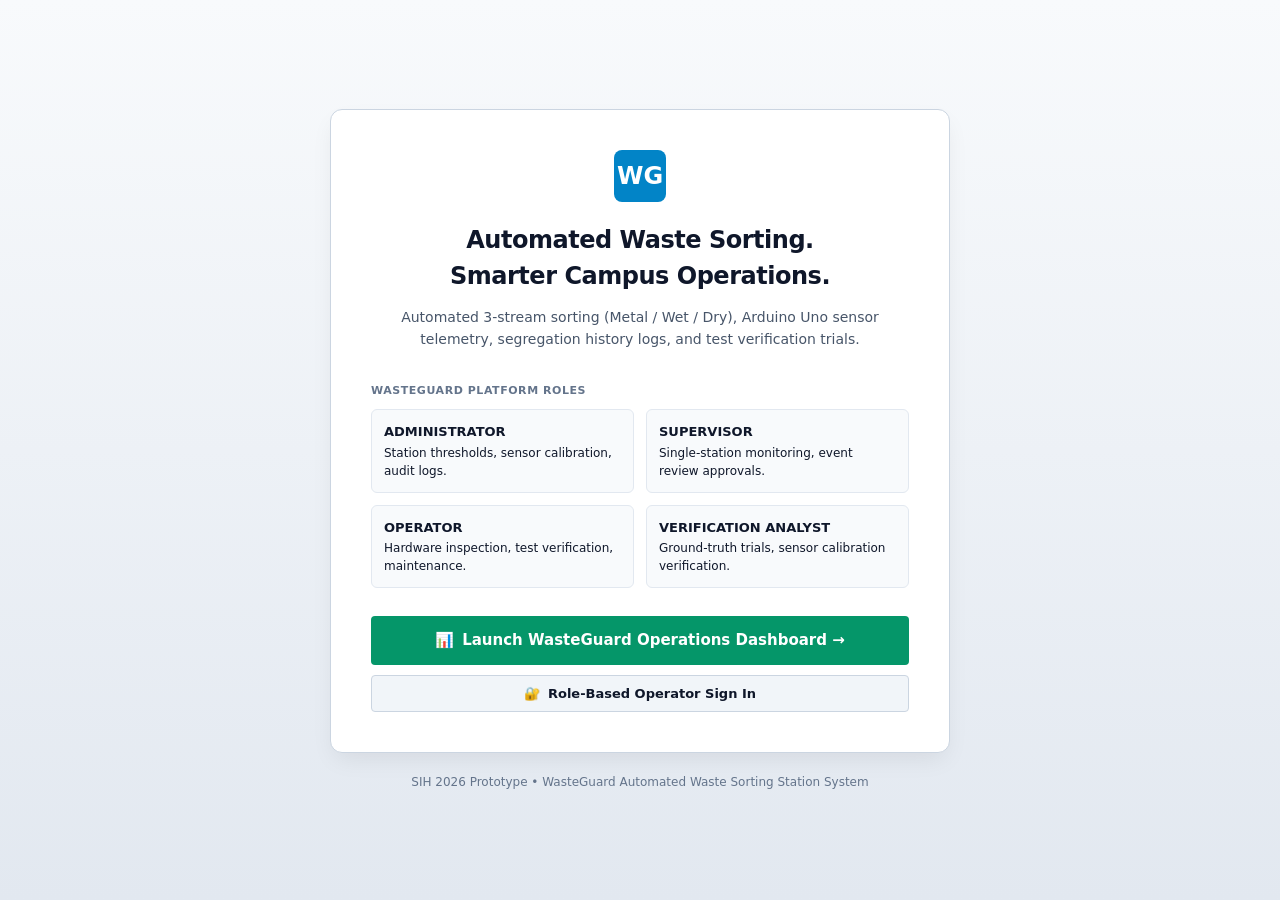
<file: frontend/index.html>
<!DOCTYPE html>
<html lang="en">
<head>
  <meta charset="UTF-8">
  <meta name="viewport" content="width=device-width, initial-scale=1.0">
  <title>WasteGuard | Campus Automated Waste Sorting & Station Network</title>
  <link rel="stylesheet" href="css/global.css">
  <link rel="stylesheet" href="css/responsive.css">
  <style>
    .landing-body {
      min-height: 100vh;
      display: flex;
      flex-direction: column;
      justify-content: center;
      align-items: center;
      background: linear-gradient(180deg, #f8fafc 0%, #e2e8f0 100%);
      padding: 24px;
    }
    .landing-card {
      max-width: 620px;
      width: 100%;
      background: #ffffff;
      border: 1px solid #cbd5e1;
      border-radius: 12px;
      padding: 40px;
      box-shadow: 0 10px 25px -5px rgba(0, 0, 0, 0.08);
      text-align: center;
    }
    .landing-logo {
      display: inline-flex;
      align-items: center;
      justify-content: center;
      width: 52px;
      height: 52px;
      background: #0284c7;
      color: #ffffff;
      font-weight: 800;
      font-size: 24px;
      border-radius: 8px;
      margin-bottom: 20px;
    }
    .landing-title {
      font-size: 24px;
      font-weight: 800;
      color: #0f172a;
      letter-spacing: -0.02em;
      margin-bottom: 12px;
    }
    .landing-subtitle {
      font-size: 14px;
      color: #475569;
      line-height: 1.6;
      margin-bottom: 32px;
    }
    .role-grid {
      display: grid;
      grid-template-columns: repeat(2, 1fr);
      gap: 12px;
      margin-bottom: 28px;
      text-align: left;
    }
    .role-card {
      border: 1px solid #e2e8f0;
      border-radius: 6px;
      padding: 12px;
      background: #f8fafc;
      font-size: 12px;
    }
    .role-card strong {
      display: block;
      color: #0f172a;
      font-size: 13px;
      margin-bottom: 2px;
    }
  </style>
</head>
<body class="landing-body">
  <div class="landing-card">
    <div class="landing-logo">WG</div>
    <h1 class="landing-title">Automated Waste Sorting.<br>Smarter Campus Operations.</h1>
    <p class="landing-subtitle">
      Automated 3-stream sorting (Metal / Wet / Dry), Arduino Uno sensor telemetry, segregation history logs, and test verification trials.
    </p>

    <div style="text-align:left; font-size:11px; font-weight:700; text-transform:uppercase; color:#64748b; margin-bottom:10px; letter-spacing:0.05em;">
      WASTEGUARD PLATFORM ROLES
    </div>
    <div class="role-grid">
      <div class="role-card">
        <strong>ADMINISTRATOR</strong>
        Station thresholds, sensor calibration, audit logs.
      </div>
      <div class="role-card">
        <strong>SUPERVISOR</strong>
        Single-station monitoring, event review approvals.
      </div>
      <div class="role-card">
        <strong>OPERATOR</strong>
        Hardware inspection, test verification, maintenance.
      </div>
      <div class="role-card">
        <strong>VERIFICATION ANALYST</strong>
        Ground-truth trials, sensor calibration verification.
      </div>
    </div>

    <div style="display:flex; flex-direction:column; gap:10px;">
      <a href="dashboard.html" class="btn btn-primary btn-lg" style="width:100%; text-decoration:none; display:flex; justify-content:center; align-items:center; gap:8px;">
        <span>📊</span> Launch WasteGuard Operations Dashboard →
      </a>
      <a href="login.html" class="btn btn-secondary" style="width:100%; text-decoration:none; display:flex; justify-content:center; align-items:center; gap:8px;">
        <span>🔐</span> Role-Based Operator Sign In
      </a>
    </div>
  </div>

  <div style="margin-top:20px; font-size:12px; color:#64748b;">
    SIH 2026 Prototype • WasteGuard Automated Waste Sorting Station System
  </div>
</body>
</html>
</file>
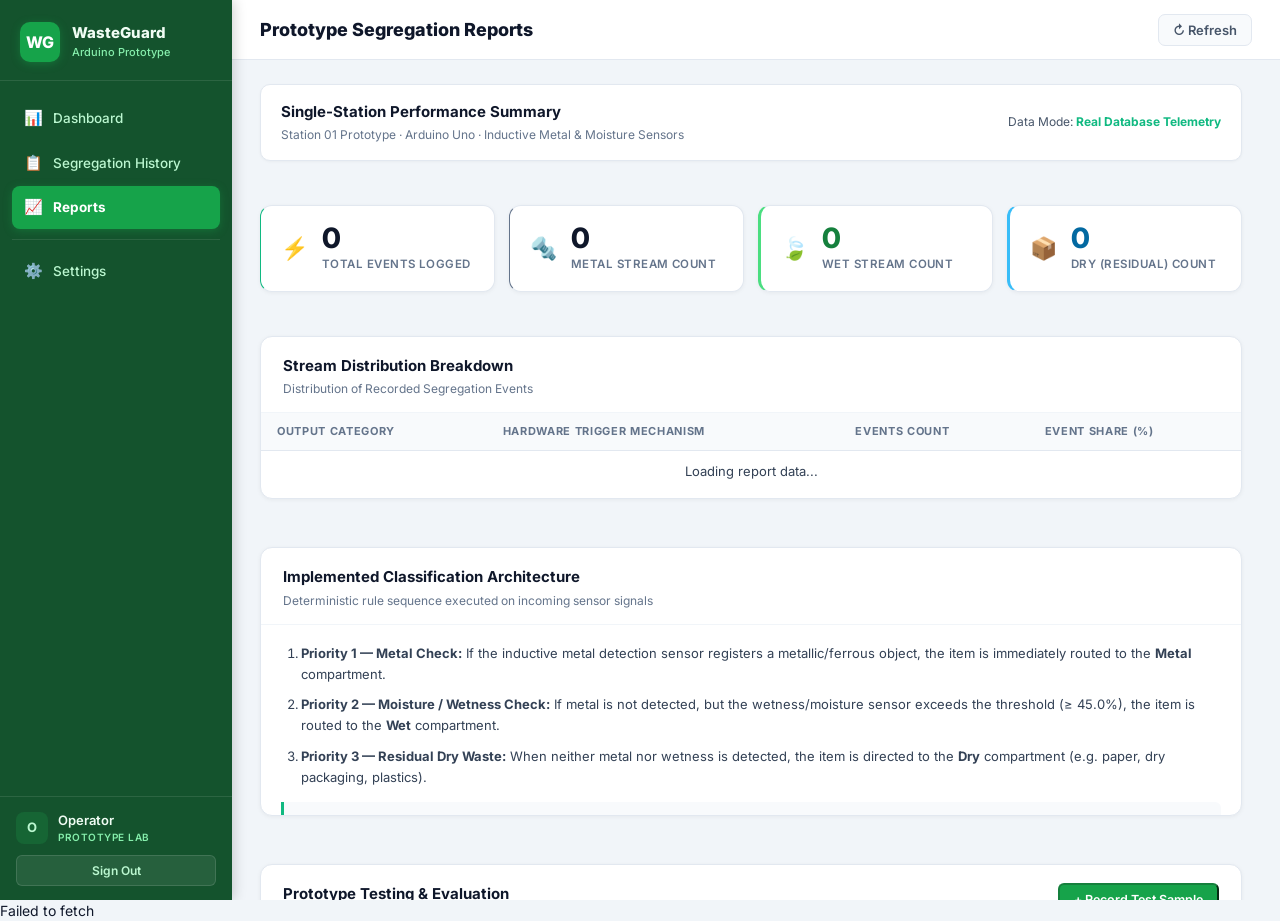
<file: frontend/analytics.html>
<!DOCTYPE html>
<html lang="en">
<head>
  <meta charset="UTF-8">
  <meta name="viewport" content="width=device-width, initial-scale=1.0">
  <title>Reports | WasteGuard Prototype</title>
  <meta name="description" content="WasteGuard single-station Arduino Uno prototype — segregation analytics and summary reports.">
  <link rel="preconnect" href="https://fonts.googleapis.com">
  <link href="https://fonts.googleapis.com/css2?family=Inter:wght@400;500;600;700;800&display=swap" rel="stylesheet">
  <link rel="stylesheet" href="css/global.css?v=5.0">
  <link rel="stylesheet" href="css/wg-main.css?v=5.0">
</head>
<body>
  <div class="app-shell">
    <!-- Sidebar -->
    <aside class="sidebar" id="app-sidebar">
      <div class="sidebar-brand">
        <div class="sidebar-logo">WG</div>
        <div>
          <div class="sidebar-name">WasteGuard</div>
          <div class="sidebar-tagline">Arduino Prototype</div>
        </div>
      </div>
      <nav class="sidebar-nav">
        <a href="dashboard.html" class="nav-item" id="nav-dashboard">
          <span class="nav-icon">📊</span> Dashboard
        </a>
        <a href="history.html" class="nav-item" id="nav-history">
          <span class="nav-icon">📋</span> Segregation History
        </a>
        <a href="analytics.html" class="nav-item active" id="nav-analytics">
          <span class="nav-icon">📈</span> Reports
        </a>
        <div class="nav-divider"></div>
        <a href="settings.html" class="nav-item" id="nav-settings">
          <span class="nav-icon">⚙️</span> Settings
        </a>
      </nav>
      <div class="sidebar-footer">
        <div class="user-pill" id="sidebar-user-pill">
          <div class="user-avatar-sm" id="sidebar-avatar">O</div>
          <div>
            <div class="user-pill-name" id="sidebar-user-name">Operator</div>
            <div class="user-pill-role" id="sidebar-user-role">PROTOTYPE LAB</div>
          </div>
        </div>
        <button class="btn-signout" onclick="AuthManager.logout()">Sign Out</button>
      </div>
    </aside>

    <!-- Main Content -->
    <div class="main-area">
      <header class="topbar">
        <div class="topbar-left">
          <h1 class="page-title">Prototype Segregation Reports</h1>
        </div>
        <div class="topbar-right">
          <button class="btn-refresh" id="btn-refresh-reports" onclick="ReportsManager.load()">↻ Refresh</button>
        </div>
      </header>

      <main class="page-content">
        <!-- Station Overview Banner -->
        <div class="station-hud-banner">
          <div>
            <h3 style="font-size:15px; font-weight:700; color:#0f172a;">Single-Station Performance Summary</h3>
            <p style="font-size:12px; color:#64748b; margin-top:2px;">Station 01 Prototype · Arduino Uno · Inductive Metal &amp; Moisture Sensors</p>
          </div>
          <div style="font-size:12px; color:#475569;">
            Data Mode: <strong style="color:#10b981;">Real Database Telemetry</strong>
          </div>
        </div>

        <!-- Metric KPI Cards -->
        <div class="kpi-row" style="margin-bottom:20px;">
          <div class="kpi-card kpi-total">
            <div class="kpi-icon">⚡</div>
            <div class="kpi-body">
              <div class="kpi-value" id="rep-total-events">0</div>
              <div class="kpi-label">Total Events Logged</div>
            </div>
          </div>
          <div class="kpi-card kpi-metal">
            <div class="kpi-icon">🔩</div>
            <div class="kpi-body">
              <div class="kpi-value" id="rep-metal-events">0</div>
              <div class="kpi-label">Metal Stream Count</div>
            </div>
          </div>
          <div class="kpi-card kpi-wet">
            <div class="kpi-icon">🍃</div>
            <div class="kpi-body">
              <div class="kpi-value" id="rep-wet-events">0</div>
              <div class="kpi-label">Wet Stream Count</div>
            </div>
          </div>
          <div class="kpi-card kpi-dry">
            <div class="kpi-icon">📦</div>
            <div class="kpi-body">
              <div class="kpi-value" id="rep-dry-events">0</div>
              <div class="kpi-label">Dry (Residual) Count</div>
            </div>
          </div>
        </div>

        <!-- Rule-Based Sorting Breakdown Table -->
        <div class="section-card" style="margin-bottom:24px;">
          <div class="section-header">
            <div>
              <h2 class="section-title">Stream Distribution Breakdown</h2>
              <p class="section-sub">Distribution of Recorded Segregation Events</p>
            </div>
          </div>
          <div class="events-table-wrap card-scrollable" style="max-height:175px; overflow-y:scroll !important; overflow-x:auto !important; padding-bottom:6px;">
            <table class="events-table" style="min-width:620px;">
              <thead>
                <tr>
                  <th>Output Category</th>
                  <th>Hardware Trigger Mechanism</th>
                  <th>Events Count</th>
                  <th>Event Share (%)</th>
                </tr>
              </thead>
              <tbody id="reports-breakdown-body">
                <tr><td colspan="4" class="table-loading">Loading report data...</td></tr>
              </tbody>
            </table>
          </div>
        </div>

        <!-- Hardware Rule Architecture Card -->
        <div class="section-card" style="margin-bottom:24px;">
          <div class="section-header">
            <div>
              <h2 class="section-title">Implemented Classification Architecture</h2>
              <p class="section-sub">Deterministic rule sequence executed on incoming sensor signals</p>
            </div>
          </div>
          <div class="card-scrollable" style="padding:18px 20px; font-size:13px; line-height:1.6; color:#334155; max-height:190px; overflow-y:scroll !important; overflow-x:auto !important;">
            <ol style="margin-left:20px; display:flex; flex-direction:column; gap:10px;">
              <li>
                <strong>Priority 1 — Metal Check:</strong> If the inductive metal detection sensor registers a metallic/ferrous object, the item is immediately routed to the <strong>Metal</strong> compartment.
              </li>
              <li>
                <strong>Priority 2 — Moisture / Wetness Check:</strong> If metal is not detected, but the wetness/moisture sensor exceeds the threshold (≥ 45.0%), the item is routed to the <strong>Wet</strong> compartment.
              </li>
              <li>
                <strong>Priority 3 — Residual Dry Waste:</strong> When neither metal nor wetness is detected, the item is directed to the <strong>Dry</strong> compartment (e.g. paper, dry packaging, plastics).
              </li>
            </ol>
            <div style="margin-top:14px; padding:10px 14px; background:#f8fafc; border-left:3px solid #10b981; border-radius:0 6px 6px 0; font-size:12px; color:#475569;">
              <strong>Scope Notice:</strong> The prototype classifies strictly into Metal, Wet, or Dry based on physical inductive and moisture sensor triggers. It does not perform optical material identification or chemical classification.
            </div>
          </div>
        </div>

        <!-- Prototype Testing and Evaluation Section -->
        <div class="section-card" style="margin-bottom:24px;">
          <div class="section-header">
            <div>
              <h2 class="section-title">Prototype Testing &amp; Evaluation</h2>
              <p class="section-sub">Empirical testing of rule-based classification accuracy and mechanical chute sorting performance</p>
            </div>
            <div>
              <button type="button" class="btn-primary" onclick="ReportsManager.toggleTrialModal(true)" style="background:#16a34a; border-color:#15803d; color:#fff; font-size:12.5px; padding:7px 14px; border-radius:6px; cursor:pointer; font-weight:600;">
                + Record Test Sample
              </button>
            </div>
          </div>

          <div style="padding:22px 24px; display:flex; flex-direction:column; gap:24px;">

            <!-- A. Classification Accuracy Cards -->
            <div>
              <div style="display:flex; justify-content:space-between; align-items:center; margin-bottom:12px; flex-wrap:wrap; gap:8px;">
                <h3 style="font-size:14px; font-weight:700; color:#0f172a;">A. Classification Accuracy</h3>
                <span style="font-size:12px; color:#64748b; font-family:monospace; background:#f1f5f9; padding:2px 8px; border-radius:4px;">Accuracy = (Correct Classifications / Total Valid Trials) × 100</span>
              </div>
              
              <div class="kpi-row" style="margin-bottom:16px;">
                <div class="kpi-card kpi-total">
                  <div class="kpi-icon">📋</div>
                  <div class="kpi-body">
                    <div class="kpi-value" id="test-total-samples">—</div>
                    <div class="kpi-label">Total Test Samples</div>
                  </div>
                </div>
                <div class="kpi-card kpi-metal">
                  <div class="kpi-icon">✅</div>
                  <div class="kpi-body">
                    <div class="kpi-value" id="test-correct-samples">—</div>
                    <div class="kpi-label">Correct Classifications</div>
                  </div>
                </div>
                <div class="kpi-card kpi-wet">
                  <div class="kpi-icon">❌</div>
                  <div class="kpi-body">
                    <div class="kpi-value" id="test-incorrect-samples">—</div>
                    <div class="kpi-label">Incorrect Classifications</div>
                  </div>
                </div>
                <div class="kpi-card kpi-dry">
                  <div class="kpi-icon">🎯</div>
                  <div class="kpi-body">
                    <div class="kpi-value" id="test-accuracy-pct">—</div>
                    <div class="kpi-label">Classification Accuracy (%)</div>
                  </div>
                </div>
              </div>

              <!-- Category-Wise Accuracy Table -->
              <div class="events-table-wrap" style="border:1px solid #e2e8f0; border-radius:8px; overflow:hidden;">
                <table class="events-table">
                  <thead>
                    <tr>
                      <th>Output Stream</th>
                      <th>Total Samples Tested</th>
                      <th>Correct Classifications</th>
                      <th>Misclassifications</th>
                      <th>Category Accuracy (%)</th>
                    </tr>
                  </thead>
                  <tbody id="category-accuracy-body">
                    <tr><td colspan="5" style="text-align:center; padding:16px; color:#64748b;">No Testing Data Available</td></tr>
                  </tbody>
                </table>
              </div>
            </div>

            <!-- B. Physical Sorting Evaluation Cards -->
            <div>
              <div style="display:flex; justify-content:space-between; align-items:center; margin-bottom:12px; flex-wrap:wrap; gap:8px;">
                <h3 style="font-size:14px; font-weight:700; color:#0f172a;">B. Physical Sorting Evaluation</h3>
                <span style="font-size:12px; color:#64748b; font-family:monospace; background:#f1f5f9; padding:2px 8px; border-radius:4px;">Sorting Success Rate = (Successfully Routed / Total Valid Sorting Trials) × 100</span>
              </div>
              
              <div class="kpi-row" style="margin-bottom:16px;">
                <div class="kpi-card kpi-total">
                  <div class="kpi-icon">⚙️</div>
                  <div class="kpi-body">
                    <div class="kpi-value" id="sort-total-trials">—</div>
                    <div class="kpi-label">Total Sorting Trials</div>
                  </div>
                </div>
                <div class="kpi-card kpi-metal">
                  <div class="kpi-icon">📥</div>
                  <div class="kpi-body">
                    <div class="kpi-value" id="sort-success-trials">—</div>
                    <div class="kpi-label">Successful Sorting</div>
                  </div>
                </div>
                <div class="kpi-card kpi-wet">
                  <div class="kpi-icon">⚠️</div>
                  <div class="kpi-body">
                    <div class="kpi-value" id="sort-failed-trials">—</div>
                    <div class="kpi-label">Failed Sorting</div>
                  </div>
                </div>
                <div class="kpi-card kpi-dry">
                  <div class="kpi-icon">🏆</div>
                  <div class="kpi-body">
                    <div class="kpi-value" id="sort-success-pct">—</div>
                    <div class="kpi-label">Sorting Success Rate (%)</div>
                  </div>
                </div>
              </div>
            </div>

            <!-- C. Test Recording Table -->
            <div>
              <div style="display:flex; justify-content:space-between; align-items:center; margin-bottom:12px; flex-wrap:wrap; gap:8px;">
                <div>
                  <h3 style="font-size:14px; font-weight:700; color:#0f172a;">C. Recorded Test Samples</h3>
                  <p style="font-size:12px; color:#64748b; margin-top:2px;">Independently verified physical trial records for Station 01</p>
                </div>
                <div style="display:flex; gap:8px;">
                  <button type="button" class="btn-secondary-sm" onclick="ReportsManager.clearTrials()" style="padding:4px 10px; font-size:11.5px; border-radius:5px; cursor:pointer; color:#ef4444; border-color:#fca5a5;">Clear All Records</button>
                </div>
              </div>

              <div class="events-table-wrap" style="border:1px solid #e2e8f0; border-radius:8px; overflow-x:auto;">
                <table class="events-table" style="min-width:960px;">
                  <thead>
                    <tr>
                      <th>Timestamp</th>
                      <th>Sample Name / Description</th>
                      <th>Actual Category</th>
                      <th>Sensor Readings</th>
                      <th>Assigned Category</th>
                      <th>Classification</th>
                      <th>Expected Compartment</th>
                      <th>Actual Compartment</th>
                      <th>Sorting Result</th>
                      <th>Remarks</th>
                    </tr>
                  </thead>
                  <tbody id="trial-records-body">
                    <tr><td colspan="10" style="text-align:center; padding:22px; color:#64748b;">No Testing Data Available</td></tr>
                  </tbody>
                </table>
              </div>
            </div>

          </div>
        </div>
      </main>
    </div>
  </div>

  <!-- Operator Test Recording Modal -->
  <div class="modal-backdrop" id="modal-record-trial" style="display:none;">
    <div class="modal-card" style="max-width:560px;">
      <div class="modal-head">
        <h3 style="font-size:15px; font-weight:700; color:#0f172a;">Record Prototype Test Trial</h3>
        <button onclick="ReportsManager.toggleTrialModal(false)" style="background:none; border:none; font-size:20px; cursor:pointer; color:#64748b;">✕</button>
      </div>
      <form id="form-record-trial" onsubmit="ReportsManager.saveTrial(event)">
        <div class="modal-body" style="display:flex; flex-direction:column; gap:14px; font-size:13px; max-height:70vh; overflow-y:auto; padding:18px 20px;">
          <div>
            <label style="display:block; font-weight:600; color:#334155; margin-bottom:5px;">Sample Name / Description</label>
            <input type="text" id="trial-sample-name" required placeholder="e.g. Aluminum Beverage Can, Orange Peel, Cardboard" class="form-control" style="width:100%; padding:8px 12px; border:1px solid #cbd5e1; border-radius:6px; font-size:13px;">
          </div>
          <div style="display:grid; grid-template-columns:1fr 1fr; gap:12px;">
            <div>
              <label style="display:block; font-weight:600; color:#334155; margin-bottom:5px;">Independently Verified Actual Category</label>
              <select id="trial-actual-cat" class="form-control" style="width:100%; padding:8px 12px; border:1px solid #cbd5e1; border-radius:6px; background:#fff; font-size:13px;" onchange="ReportsManager.syncExpectedComp()">
                <option value="Metal">Metal</option>
                <option value="Wet">Wet</option>
                <option value="Dry">Dry (Residual)</option>
              </select>
            </div>
            <div>
              <label style="display:block; font-weight:600; color:#334155; margin-bottom:5px;">Metal Sensor Input</label>
              <select id="trial-sensor-metal" class="form-control" style="width:100%; padding:8px 12px; border:1px solid #cbd5e1; border-radius:6px; background:#fff; font-size:13px;" onchange="ReportsManager.autoEvalDecision()">
                <option value="false">Not Detected (LOW / 0)</option>
                <option value="true">Detected (HIGH / 1)</option>
              </select>
            </div>
          </div>
          <div style="display:grid; grid-template-columns:1fr 1fr; gap:12px;">
            <div>
              <label style="display:block; font-weight:600; color:#334155; margin-bottom:5px;">Moisture Sensor Reading (%)</label>
              <input type="number" step="0.1" min="0" max="100" id="trial-sensor-moist" value="12.0" class="form-control" style="width:100%; padding:8px 12px; border:1px solid #cbd5e1; border-radius:6px; font-size:13px;" oninput="ReportsManager.autoEvalDecision()">
            </div>
            <div>
              <label style="display:block; font-weight:600; color:#334155; margin-bottom:5px;">Arduino Assigned Category</label>
              <select id="trial-assigned-cat" class="form-control" style="width:100%; padding:8px 12px; border:1px solid #cbd5e1; border-radius:6px; background:#f8fafc; font-size:13px;">
                <option value="Dry">Dry (Residual)</option>
                <option value="Wet">Wet</option>
                <option value="Metal">Metal</option>
              </select>
            </div>
          </div>
          <div style="display:grid; grid-template-columns:1fr 1fr; gap:12px;">
            <div>
              <label style="display:block; font-weight:600; color:#334155; margin-bottom:5px;">Expected Compartment</label>
              <select id="trial-expected-comp" class="form-control" style="width:100%; padding:8px 12px; border:1px solid #cbd5e1; border-radius:6px; background:#fff; font-size:13px;">
                <option value="Metal">Metal Compartment</option>
                <option value="Wet">Wet Compartment</option>
                <option value="Dry">Dry Compartment</option>
              </select>
            </div>
            <div>
              <label style="display:block; font-weight:600; color:#334155; margin-bottom:5px;">Actual Compartment Reached</label>
              <select id="trial-reached-comp" class="form-control" style="width:100%; padding:8px 12px; border:1px solid #cbd5e1; border-radius:6px; background:#fff; font-size:13px;">
                <option value="Metal">Metal Compartment</option>
                <option value="Wet">Wet Compartment</option>
                <option value="Dry">Dry Compartment</option>
              </select>
            </div>
          </div>
          <div>
            <label style="display:block; font-weight:600; color:#334155; margin-bottom:5px;">Remarks (Optional)</label>
            <input type="text" id="trial-remarks" placeholder="e.g. Clean diverter actuation; sample routed directly" class="form-control" style="width:100%; padding:8px 12px; border:1px solid #cbd5e1; border-radius:6px; font-size:13px;">
          </div>
        </div>
        <div class="modal-foot" style="display:flex; justify-content:flex-end; gap:10px; padding:14px 20px; border-top:1px solid #e2e8f0;">
          <button type="button" class="btn-secondary-sm" onclick="ReportsManager.toggleTrialModal(false)" style="padding:6px 14px; border-radius:6px; cursor:pointer;">Cancel</button>
          <button type="submit" class="btn-primary" style="background:#16a34a; border-color:#15803d; color:#fff; padding:6px 16px; border-radius:6px; font-weight:600; cursor:pointer;">Save Trial</button>
        </div>
      </form>
    </div>
  </div>

  <script src="js/api.js"></script>
  <script src="js/components.js"></script>
  <script src="js/auth.js"></script>
  <script>
    const ReportsManager = {
      async load() {
        await this.loadSummary();
        this.renderTestingEvaluation();
      },

      async loadSummary() {
        try {
          const resp = await ApiClient.get('/analytics/summary/?station_id=STATION-01');
          const kpis = resp.kpis || {};
          const total = kpis.total_events || 0;
          const metal = kpis.metal_count || 0;
          const wet = kpis.wet_count || 0;
          const dry = kpis.dry_count || 0;

          document.getElementById('rep-total-events').textContent = total;
          document.getElementById('rep-metal-events').textContent = metal;
          document.getElementById('rep-wet-events').textContent = wet;
          document.getElementById('rep-dry-events').textContent = dry;

          const pct = (n) => total > 0 ? ((n / total) * 100).toFixed(1) + '%' : '0.0%';

          const tbody = document.getElementById('reports-breakdown-body');
          tbody.innerHTML = `
            <tr>
              <td><span class="cat-badge cat-metal">🔩 Metal</span></td>
              <td style="color:#64748b;">Inductive metal detection sensor triggered</td>
              <td><strong>${metal}</strong></td>
              <td><span style="font-weight:700; color:#475569;">${pct(metal)}</span></td>
            </tr>
            <tr>
              <td><span class="cat-badge cat-wet">🍃 Wet</span></td>
              <td style="color:#64748b;">Moisture / wetness sensor reading ≥ 45%</td>
              <td><strong>${wet}</strong></td>
              <td><span style="font-weight:700; color:#16a34a;">${pct(wet)}</span></td>
            </tr>
            <tr>
              <td><span class="cat-badge cat-dry">📦 Dry (Residual)</span></td>
              <td style="color:#64748b;">Residual category (neither metal nor wetness detected)</td>
              <td><strong>${dry}</strong></td>
              <td><span style="font-weight:700; color:#0284c7;">${pct(dry)}</span></td>
            </tr>
          `;
        } catch (e) {
          console.warn('[Reports] Fetch summary error:', e);
        }
      },

      _getTrials() {
        try {
          return JSON.parse(localStorage.getItem('wasteguard_prototype_trials') || '[]');
        } catch {
          return [];
        }
      },

      _saveTrials(trials) {
        try {
          localStorage.setItem('wasteguard_prototype_trials', JSON.stringify(trials));
        } catch (e) {
          console.warn('[Reports] Failed saving trials:', e);
        }
      },

      renderTestingEvaluation() {
        const trials = this._getTrials();
        const total = trials.length;

        const totalEl = document.getElementById('test-total-samples');
        const correctEl = document.getElementById('test-correct-samples');
        const incorrectEl = document.getElementById('test-incorrect-samples');
        const accuracyPctEl = document.getElementById('test-accuracy-pct');
        const catTbody = document.getElementById('category-accuracy-body');

        const sortTotalEl = document.getElementById('sort-total-trials');
        const sortSuccessEl = document.getElementById('sort-success-trials');
        const sortFailedEl = document.getElementById('sort-failed-trials');
        const sortSuccessPctEl = document.getElementById('sort-success-pct');
        const recordsTbody = document.getElementById('trial-records-body');

        if (total === 0) {
          // Never display fabricated test results or unsupported accuracy percentages
          if (totalEl) totalEl.textContent = '—';
          if (correctEl) correctEl.textContent = '—';
          if (incorrectEl) incorrectEl.textContent = '—';
          if (accuracyPctEl) accuracyPctEl.textContent = 'No Data';

          if (catTbody) {
            catTbody.innerHTML = `<tr><td colspan="5" style="text-align:center; padding:18px; color:#64748b;">No Testing Data Available</td></tr>`;
          }

          if (sortTotalEl) sortTotalEl.textContent = '—';
          if (sortSuccessEl) sortSuccessEl.textContent = '—';
          if (sortFailedEl) sortFailedEl.textContent = '—';
          if (sortSuccessPctEl) sortSuccessPctEl.textContent = 'No Data';

          if (recordsTbody) {
            recordsTbody.innerHTML = `<tr><td colspan="10" style="text-align:center; padding:24px; color:#64748b;"><strong>No Testing Data Available</strong><br><span style="font-size:12px;">Use "+ Record Test Sample" above to record physical verification trials.</span></td></tr>`;
          }
          return;
        }

        // A. Classification Accuracy
        const correctCount = trials.filter(t => t.classification_correct).length;
        const incorrectCount = total - correctCount;
        const accuracyPct = ((correctCount / total) * 100).toFixed(1);

        if (totalEl) totalEl.textContent = total;
        if (correctEl) correctEl.textContent = correctCount;
        if (incorrectEl) incorrectEl.textContent = incorrectCount;
        if (accuracyPctEl) accuracyPctEl.textContent = `${accuracyPct}%`;

        // Category-wise Breakdown
        const cats = [
          { name: 'Metal', badge: '<span class="cat-badge cat-metal">🔩 Metal</span>' },
          { name: 'Wet', badge: '<span class="cat-badge cat-wet">🍃 Wet</span>' },
          { name: 'Dry', badge: '<span class="cat-badge cat-dry">📦 Dry</span>' }
        ];

        if (catTbody) {
          catTbody.innerHTML = cats.map(c => {
            const catTrials = trials.filter(t => (t.actual_category || '').toLowerCase().startsWith(c.name.toLowerCase()));
            const cTotal = catTrials.length;
            if (cTotal === 0) {
              return `
                <tr>
                  <td>${c.badge}</td>
                  <td>0</td>
                  <td>0</td>
                  <td>0</td>
                  <td style="color:#94a3b8; font-weight:600;">No Trials</td>
                </tr>
              `;
            }
            const cCorrect = catTrials.filter(t => t.classification_correct).length;
            const cIncorrect = cTotal - cCorrect;
            const cPct = ((cCorrect / cTotal) * 100).toFixed(1) + '%';
            return `
              <tr>
                <td>${c.badge}</td>
                <td><strong>${cTotal}</strong></td>
                <td style="color:#15803d; font-weight:600;">${cCorrect}</td>
                <td style="color:#b91c1c; font-weight:600;">${cIncorrect}</td>
                <td><strong style="color:${cCorrect === cTotal ? '#15803d' : '#0f172a'};">${cPct}</strong></td>
              </tr>
            `;
          }).join('');
        }

        // B. Physical Sorting Evaluation
        const validSortingTrials = trials.filter(t => t.actual_compartment);
        const sortTotal = validSortingTrials.length;
        const sortSuccess = validSortingTrials.filter(t => t.sorting_successful).length;
        const sortFailed = sortTotal - sortSuccess;
        const sortRate = sortTotal > 0 ? ((sortSuccess / sortTotal) * 100).toFixed(1) + '%' : '—';

        if (sortTotalEl) sortTotalEl.textContent = sortTotal;
        if (sortSuccessEl) sortSuccessEl.textContent = sortSuccess;
        if (sortFailedEl) sortFailedEl.textContent = sortFailed;
        if (sortSuccessPctEl) sortSuccessPctEl.textContent = sortRate;

        // C. Records Table
        if (recordsTbody) {
          recordsTbody.innerHTML = trials.slice().reverse().map(t => {
            const dt = new Date(t.timestamp);
            const ts = dt.toLocaleTimeString([], { hour: '2-digit', minute: '2-digit', second: '2-digit' }) + ' ' + dt.toLocaleDateString([], { month: 'short', day: 'numeric' });
            const catBadge = t.actual_category === 'Metal'
              ? '<span class="cat-badge cat-metal">🔩 Metal</span>'
              : (t.actual_category === 'Wet' ? '<span class="cat-badge cat-wet">🍃 Wet</span>' : '<span class="cat-badge cat-dry">📦 Dry</span>');
            
            const assignedBadge = t.assigned_category === 'Metal'
              ? '<span class="cat-badge cat-metal">🔩 Metal</span>'
              : (t.assigned_category === 'Wet' ? '<span class="cat-badge cat-wet">🍃 Wet</span>' : '<span class="cat-badge cat-dry">📦 Dry</span>');

            const classBadge = t.classification_correct
              ? '<span class="verify-badge verify-correct">✅ Correct</span>'
              : '<span class="verify-badge verify-mismatch">❌ Misclassified</span>';

            const sortBadge = t.sorting_successful
              ? '<span class="verify-badge verify-correct">✅ Successful</span>'
              : '<span class="verify-badge verify-mismatch">❌ Failed</span>';

            const sensorStr = `Metal: ${t.metal_sensor ? 'HIGH' : 'LOW'} · Moist: ${Number(t.moisture_sensor).toFixed(1)}%`;

            return `
              <tr>
                <td style="white-space:nowrap; font-size:12px; color:#64748b;">${ts}</td>
                <td><strong>${ReportsManager._esc(t.sample_name)}</strong></td>
                <td>${catBadge}</td>
                <td style="font-family:monospace; font-size:11.5px; color:#475569;">${sensorStr}</td>
                <td>${assignedBadge}</td>
                <td>${classBadge}</td>
                <td style="font-size:12px; color:#475569;">${ReportsManager._esc(t.expected_compartment)}</td>
                <td style="font-size:12px; font-weight:600; color:#0f172a;">${ReportsManager._esc(t.actual_compartment)}</td>
                <td>${sortBadge}</td>
                <td style="font-size:12px; color:#64748b;">${ReportsManager._esc(t.remarks || '—')}</td>
              </tr>
            `;
          }).join('');
        }
      },

      toggleTrialModal(show) {
        const modal = document.getElementById('modal-record-trial');
        if (!modal) return;
        modal.style.display = show ? 'flex' : 'none';
        if (show) {
          modal.classList.add('active');
          document.getElementById('trial-sample-name')?.focus();
          this.syncExpectedComp();
          this.autoEvalDecision();
        } else {
          modal.classList.remove('active');
        }
      },

      syncExpectedComp() {
        const actual = document.getElementById('trial-actual-cat')?.value || 'Metal';
        const expSelect = document.getElementById('trial-expected-comp');
        const reachedSelect = document.getElementById('trial-reached-comp');
        if (expSelect) expSelect.value = actual;
        if (reachedSelect) reachedSelect.value = actual;
      },

      autoEvalDecision() {
        const metalInput = document.getElementById('trial-sensor-metal')?.value === 'true';
        const moistInput = parseFloat(document.getElementById('trial-sensor-moist')?.value || '0');
        const assignedSelect = document.getElementById('trial-assigned-cat');
        if (!assignedSelect) return;

        // Rule-based classification:
        // 1. Metal detected → Metal
        // 2. Otherwise, moisture reading ≥ 45% → Wet
        // 3. Otherwise → Dry (Residual)
        if (metalInput) {
          assignedSelect.value = 'Metal';
        } else if (moistInput >= 45.0) {
          assignedSelect.value = 'Wet';
        } else {
          assignedSelect.value = 'Dry';
        }
      },

      saveTrial(e) {
        e.preventDefault();
        const sampleName = (document.getElementById('trial-sample-name')?.value || '').trim();
        const actualCat = document.getElementById('trial-actual-cat')?.value || 'Dry';
        const metalSensor = document.getElementById('trial-sensor-metal')?.value === 'true';
        const moistureSensor = parseFloat(document.getElementById('trial-sensor-moist')?.value || '0');
        const assignedCat = document.getElementById('trial-assigned-cat')?.value || 'Dry';
        const expectedComp = document.getElementById('trial-expected-comp')?.value || 'Dry';
        const actualComp = document.getElementById('trial-reached-comp')?.value || 'Dry';
        const remarks = (document.getElementById('trial-remarks')?.value || '').trim();

        const isCorrect = actualCat.toLowerCase().startsWith(assignedCat.toLowerCase().slice(0, 3));
        const isSorted = expectedComp === actualComp;

        const newTrial = {
          id: Date.now(),
          timestamp: new Date().toISOString(),
          sample_name: sampleName,
          actual_category: actualCat,
          metal_sensor: metalSensor,
          moisture_sensor: moistureSensor,
          assigned_category: assignedCat,
          classification_correct: isCorrect,
          expected_compartment: expectedComp,
          actual_compartment: actualComp,
          sorting_successful: isSorted,
          remarks: remarks
        };

        const trials = this._getTrials();
        trials.push(newTrial);
        this._saveTrials(trials);

        this.toggleTrialModal(false);
        document.getElementById('form-record-trial')?.reset();
        this.renderTestingEvaluation();
      },

      clearTrials() {
        if (!confirm('Clear all recorded prototype test trials?')) return;
        localStorage.removeItem('wasteguard_prototype_trials');
        this.renderTestingEvaluation();
      },

      _esc(str) {
        return String(str || '').replace(/[&<>"']/g, m => ({
          '&': '&amp;', '<': '&lt;', '>': '&gt;', '"': '&quot;', "'": '&#39;'
        })[m]);
      }
    };

    document.addEventListener('DOMContentLoaded', () => {
      if (window.AuthManager) AuthManager.renderUserNav();
      ReportsManager.load();
    });
  </script>
</body>
</html>
</file>
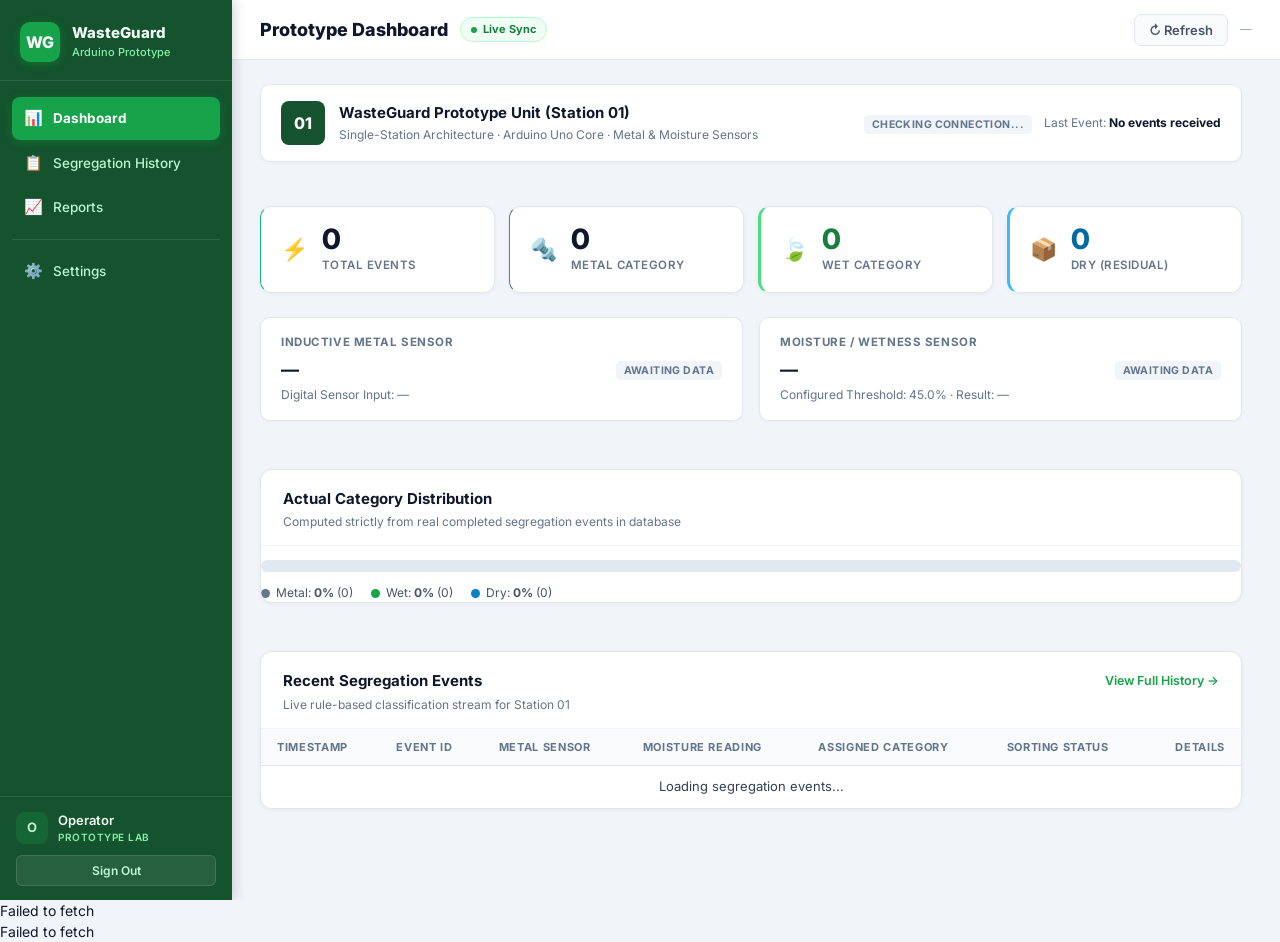
<file: frontend/dashboard.html>
<!DOCTYPE html>
<html lang="en">
<head>
  <meta charset="UTF-8">
  <meta name="viewport" content="width=device-width, initial-scale=1.0">
  <title>Dashboard | WasteGuard Prototype</title>
  <meta name="description" content="WasteGuard single-station Arduino Uno prototype dashboard — real-time Metal, Wet, and Dry waste segregation.">
  <link rel="preconnect" href="https://fonts.googleapis.com">
  <link href="https://fonts.googleapis.com/css2?family=Inter:wght@400;500;600;700;800&display=swap" rel="stylesheet">
  <link rel="stylesheet" href="css/global.css?v=5.0">
  <link rel="stylesheet" href="css/wg-main.css?v=5.0">
</head>
<body>
  <div class="app-shell">
    <!-- Sidebar -->
    <aside class="sidebar" id="app-sidebar">
      <div class="sidebar-brand">
        <div class="sidebar-logo">WG</div>
        <div>
          <div class="sidebar-name">WasteGuard</div>
          <div class="sidebar-tagline">Arduino Prototype</div>
        </div>
      </div>
      <nav class="sidebar-nav">
        <a href="dashboard.html" class="nav-item active" id="nav-dashboard">
          <span class="nav-icon">📊</span> Dashboard
        </a>
        <a href="history.html" class="nav-item" id="nav-history">
          <span class="nav-icon">📋</span> Segregation History
        </a>
        <a href="analytics.html" class="nav-item" id="nav-analytics">
          <span class="nav-icon">📈</span> Reports
        </a>
        <div class="nav-divider"></div>
        <a href="settings.html" class="nav-item" id="nav-settings">
          <span class="nav-icon">⚙️</span> Settings
        </a>
      </nav>
      <div class="sidebar-footer">
        <div class="user-pill" id="sidebar-user-pill">
          <div class="user-avatar-sm" id="sidebar-avatar">O</div>
          <div>
            <div class="user-pill-name" id="sidebar-user-name">Operator</div>
            <div class="user-pill-role" id="sidebar-user-role">PROTOTYPE LAB</div>
          </div>
        </div>
        <button class="btn-signout" onclick="AuthManager.logout()">Sign Out</button>
      </div>
    </aside>

    <!-- Main Content Area -->
    <div class="main-area">
      <!-- Topbar Header -->
      <header class="topbar">
        <div class="topbar-left">
          <h1 class="page-title">Prototype Dashboard</h1>
          <span class="live-pill" id="live-pill">
            <span class="live-dot" id="live-dot"></span> <span id="live-text">Live Sync</span>
          </span>
        </div>
        <div class="topbar-right">
          <button class="btn-refresh" id="btn-refresh" title="Refresh data">
            <span id="refresh-icon">↻</span> Refresh
          </button>
          <span class="last-updated" id="last-updated-label">—</span>
        </div>
      </header>

      <main class="page-content">
        <!-- Physical Station Status HUD Banner -->
        <div class="station-hud-banner">
          <div class="station-hud-left">
            <div class="station-avatar">01</div>
            <div>
              <div class="station-hud-title" id="station-name-label">WasteGuard Prototype Unit (Station 01)</div>
              <div class="station-hud-sub">Single-Station Architecture · Arduino Uno Core · Metal &amp; Moisture Sensors</div>
            </div>
          </div>
          <div style="display:flex; align-items:center; gap:12px; flex-wrap:wrap;">
            <div id="station-conn-badge">
              <span class="status-badge status-offline">Checking Connection...</span>
            </div>
            <div style="font-size:12px; color:#64748b;" id="station-last-seen-wrap">
              Last Event: <strong id="station-last-seen" style="color:#0f172a;">No events received</strong>
            </div>
          </div>
        </div>

        <!-- 4 Core Metric KPI Cards -->
        <div class="kpi-row" id="kpi-row">
          <div class="kpi-card kpi-total" id="kpi-total">
            <div class="kpi-icon">⚡</div>
            <div class="kpi-body">
              <div class="kpi-value" id="kpi-total-val">—</div>
              <div class="kpi-label">Total Events</div>
            </div>
          </div>
          <div class="kpi-card kpi-metal" id="kpi-metal">
            <div class="kpi-icon">🔩</div>
            <div class="kpi-body">
              <div class="kpi-value" id="kpi-metal-val">—</div>
              <div class="kpi-label">Metal Category</div>
            </div>
          </div>
          <div class="kpi-card kpi-wet" id="kpi-wet">
            <div class="kpi-icon">🍃</div>
            <div class="kpi-body">
              <div class="kpi-value" id="kpi-wet-val">—</div>
              <div class="kpi-label">Wet Category</div>
            </div>
          </div>
          <div class="kpi-card kpi-dry" id="kpi-dry">
            <div class="kpi-icon">📦</div>
            <div class="kpi-body">
              <div class="kpi-value" id="kpi-dry-val">—</div>
              <div class="kpi-label">Dry (Residual)</div>
            </div>
          </div>
        </div>

        <!-- Live Physical Sensor Readings HUD -->
        <div class="sensor-hud-grid">
          <div class="sensor-hud-card">
            <div class="sensor-hud-info">
              <h4>Inductive Metal Sensor</h4>
              <div class="sensor-hud-value" id="metal-sensor-val">—</div>
              <span style="font-size:12px; color:#64748b;" id="metal-sensor-sub">Digital Sensor Input: —</span>
            </div>
            <div id="metal-sensor-state-badge">
              <span class="status-badge status-offline">Awaiting Data</span>
            </div>
          </div>

          <div class="sensor-hud-card">
            <div class="sensor-hud-info">
              <h4>Moisture / Wetness Sensor</h4>
              <div class="sensor-hud-value" id="moisture-sensor-val">—</div>
              <span style="font-size:12px; color:#64748b;" id="moisture-sensor-sub">Configured Threshold: 45.0% · Result: —</span>
            </div>
            <div id="moisture-sensor-state-badge">
              <span class="status-badge status-offline">Awaiting Data</span>
            </div>
          </div>
        </div>

        <!-- Category Distribution (Real DB Records) -->
        <div class="section-card" style="margin-bottom:24px;">
          <div class="section-header">
            <div>
              <h2 class="section-title">Actual Category Distribution</h2>
              <p class="section-sub">Computed strictly from real completed segregation events in database</p>
            </div>
          </div>
          <div id="distribution-chart-container">
            <div class="dist-bar-wrap" id="dist-bar">
              <div class="dist-bar-seg" id="seg-metal" style="width:0%; background:#64748b;" title="Metal"></div>
              <div class="dist-bar-seg" id="seg-wet" style="width:0%; background:#16a34a;" title="Wet"></div>
              <div class="dist-bar-seg" id="seg-dry" style="width:0%; background:#0284c7;" title="Dry"></div>
            </div>
            <div class="dist-legend">
              <div class="dist-legend-item">
                <span class="dist-dot" style="background:#64748b;"></span>
                <span>Metal: <strong id="pct-metal">0%</strong> (<span id="cnt-metal">0</span>)</span>
              </div>
              <div class="dist-legend-item">
                <span class="dist-dot" style="background:#16a34a;"></span>
                <span>Wet: <strong id="pct-wet">0%</strong> (<span id="cnt-wet">0</span>)</span>
              </div>
              <div class="dist-legend-item">
                <span class="dist-dot" style="background:#0284c7;"></span>
                <span>Dry: <strong id="pct-dry">0%</strong> (<span id="cnt-dry">0</span>)</span>
              </div>
            </div>
          </div>
        </div>

        <!-- Recent Segregation Events Table -->
        <div class="section-card">
          <div class="section-header">
            <div>
              <h2 class="section-title">Recent Segregation Events</h2>
              <p class="section-sub">Live rule-based classification stream for Station 01</p>
            </div>
            <a href="history.html" class="btn-link">View Full History →</a>
          </div>

          <div class="events-table-wrap">
            <table class="events-table" id="events-table">
              <thead>
                <tr>
                  <th>Timestamp</th>
                  <th>Event ID</th>
                  <th>Metal Sensor</th>
                  <th>Moisture Reading</th>
                  <th>Assigned Category</th>
                  <th>Sorting Status</th>
                  <th style="text-align:right;">Details</th>
                </tr>
              </thead>
              <tbody id="events-table-body">
                <tr><td colspan="7" class="table-loading">Loading segregation events...</td></tr>
              </tbody>
            </table>
          </div>
        </div>

        <!-- Event Details Modal Dialog -->
        <div class="modal-backdrop" id="event-modal-backdrop" style="display:none;">
          <div class="modal-card">
            <div class="modal-head">
              <h3 style="font-size:15px; font-weight:700; color:#0f172a;" id="modal-event-title">Segregation Event Details</h3>
              <button id="btn-close-modal" style="background:none; border:none; font-size:20px; cursor:pointer; color:#64748b;">✕</button>
            </div>
            <div class="modal-body" id="modal-event-body">
              <!-- Rendered dynamically -->
            </div>
            <div class="modal-foot">
              <button class="btn-secondary-sm" id="btn-dismiss-modal" style="padding:6px 14px; border-radius:6px; cursor:pointer;">Close</button>
            </div>
          </div>
        </div>
      </main>
    </div>
  </div>

  <script src="js/api.js"></script>
  <script src="js/components.js"></script>
  <script src="js/auth.js"></script>
  <script src="js/wg-dashboard.js"></script>
</body>
</html>
</file>
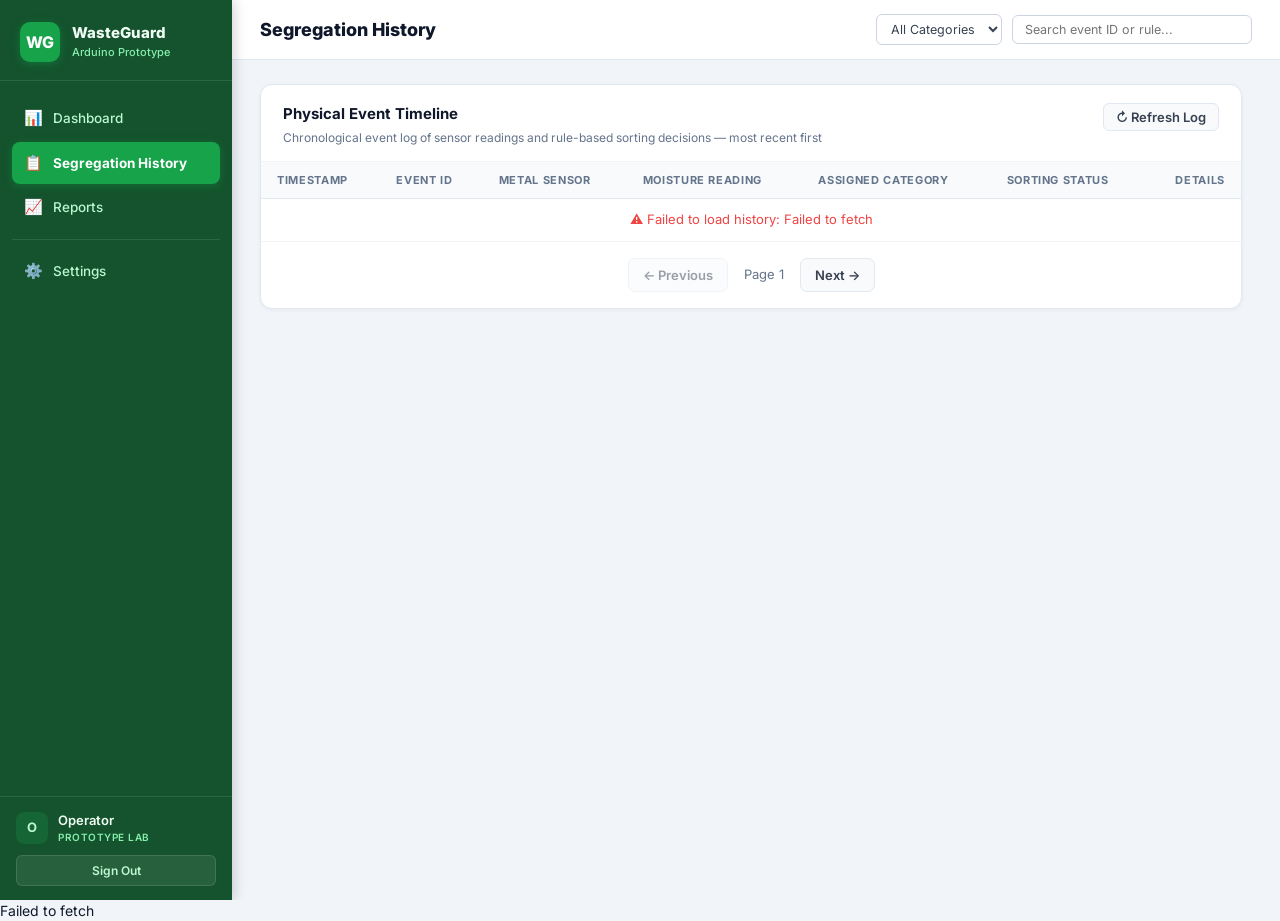
<file: frontend/history.html>
<!DOCTYPE html>
<html lang="en">
<head>
  <meta charset="UTF-8">
  <meta name="viewport" content="width=device-width, initial-scale=1.0">
  <title>Segregation History | WasteGuard</title>
  <meta name="description" content="WasteGuard single-station Arduino prototype — complete chronological segregation history.">
  <link rel="preconnect" href="https://fonts.googleapis.com">
  <link href="https://fonts.googleapis.com/css2?family=Inter:wght@400;500;600;700;800&display=swap" rel="stylesheet">
  <link rel="stylesheet" href="css/global.css?v=5.0">
  <link rel="stylesheet" href="css/wg-main.css?v=5.0">
</head>
<body>
  <div class="app-shell">
    <!-- Sidebar -->
    <aside class="sidebar" id="app-sidebar">
      <div class="sidebar-brand">
        <div class="sidebar-logo">WG</div>
        <div>
          <div class="sidebar-name">WasteGuard</div>
          <div class="sidebar-tagline">Arduino Prototype</div>
        </div>
      </div>
      <nav class="sidebar-nav">
        <a href="dashboard.html" class="nav-item" id="nav-dashboard">
          <span class="nav-icon">📊</span> Dashboard
        </a>
        <a href="history.html" class="nav-item active" id="nav-history">
          <span class="nav-icon">📋</span> Segregation History
        </a>
        <a href="analytics.html" class="nav-item" id="nav-analytics">
          <span class="nav-icon">📈</span> Reports
        </a>
        <div class="nav-divider"></div>
        <a href="settings.html" class="nav-item" id="nav-settings">
          <span class="nav-icon">⚙️</span> Settings
        </a>
      </nav>
      <div class="sidebar-footer">
        <div class="user-pill" id="sidebar-user-pill">
          <div class="user-avatar-sm" id="sidebar-avatar">O</div>
          <div>
            <div class="user-pill-name" id="sidebar-user-name">Operator</div>
            <div class="user-pill-role" id="sidebar-user-role">PROTOTYPE LAB</div>
          </div>
        </div>
        <button class="btn-signout" onclick="AuthManager.logout()">Sign Out</button>
      </div>
    </aside>

    <!-- Main Content -->
    <div class="main-area">
      <header class="topbar">
        <div class="topbar-left">
          <h1 class="page-title">Segregation History</h1>
        </div>
        <div class="topbar-right" style="gap:10px;">
          <select id="filter-category-select" class="filter-select" style="padding:6px 10px; border-radius:6px; border:1px solid #cbd5e1; font-size:12.5px; background:#fff;">
            <option value="">All Categories</option>
            <option value="Metal">Metal</option>
            <option value="Wet">Wet</option>
            <option value="Dry">Dry</option>
          </select>
          <input type="text" id="filter-action-search" class="filter-input" placeholder="Search event ID or rule..." style="padding:6px 12px; border-radius:6px; border:1px solid #cbd5e1; font-size:12.5px;">
        </div>
      </header>

      <main class="page-content">
        <div class="section-card">
          <div class="section-header">
            <div>
              <h2 class="section-title">Physical Event Timeline</h2>
              <p class="section-sub">Chronological event log of sensor readings and rule-based sorting decisions — most recent first</p>
            </div>
            <div>
              <button class="btn-secondary-sm" id="btn-reload-history" style="padding:5px 12px; border-radius:6px; cursor:pointer;">↻ Refresh Log</button>
            </div>
          </div>

          <div class="events-table-wrap">
            <table class="events-table" id="history-table">
              <thead>
                <tr>
                  <th>Timestamp</th>
                  <th>Event ID</th>
                  <th>Metal Sensor</th>
                  <th>Moisture Reading</th>
                  <th>Assigned Category</th>
                  <th>Sorting Status</th>
                  <th style="text-align:right;">Details</th>
                </tr>
              </thead>
              <tbody id="history-table-body">
                <tr><td colspan="7" class="table-loading">Loading segregation history...</td></tr>
              </tbody>
            </table>
          </div>

          <div class="pagination-row" id="history-pagination">
            <button class="btn-secondary-sm" id="btn-prev-page" disabled onclick="HistoryManager.prevPage()">← Previous</button>
            <span id="page-label">Page 1</span>
            <button class="btn-secondary-sm" id="btn-next-page" onclick="HistoryManager.nextPage()">Next →</button>
          </div>
        </div>
      </main>
    </div>
  </div>

  <!-- Event Details Modal Dialog -->
  <div class="modal-backdrop" id="event-modal-backdrop" style="display:none;">
    <div class="modal-card">
      <div class="modal-head">
        <h3 style="font-size:15px; font-weight:700; color:#0f172a;" id="modal-event-title">Segregation Event Details</h3>
        <button id="btn-close-modal" style="background:none; border:none; font-size:20px; cursor:pointer; color:#64748b;">✕</button>
      </div>
      <div class="modal-body" id="modal-event-body">
        <!-- Rendered dynamically -->
      </div>
      <div class="modal-foot">
        <button class="btn-secondary-sm" id="btn-dismiss-modal" style="padding:6px 14px; border-radius:6px; cursor:pointer;">Close</button>
      </div>
    </div>
  </div>

  <script src="js/api.js"></script>
  <script src="js/components.js"></script>
  <script src="js/auth.js"></script>
  <script src="js/wg-history.js"></script>
</body>
</html>
</file>
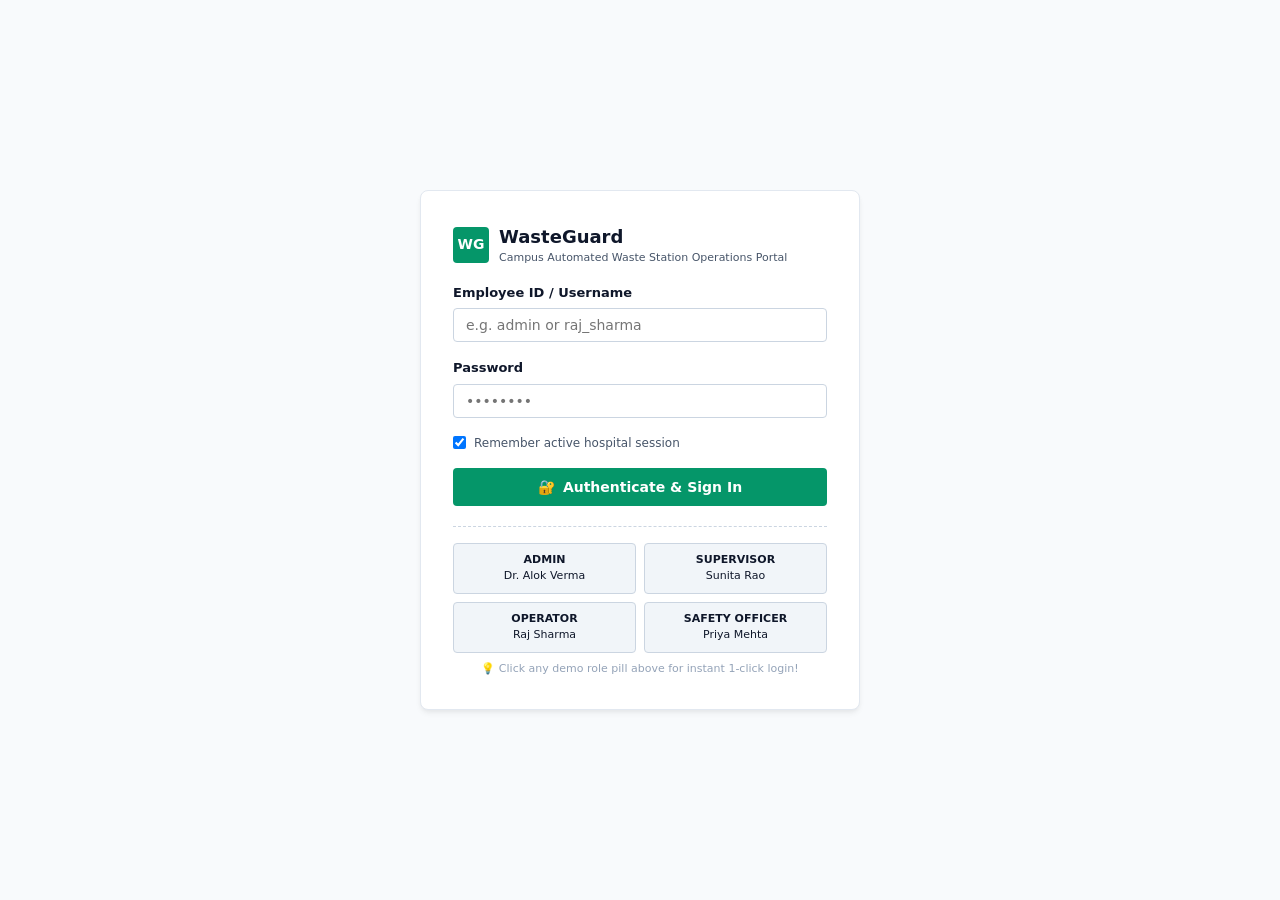
<file: frontend/login.html>
<!DOCTYPE html>
<html lang="en">
<head>
  <meta charset="UTF-8">
  <meta name="viewport" content="width=device-width, initial-scale=1.0">
  <title>Login | WasteGuard Campus Operations</title>
  <link rel="stylesheet" href="css/global.css">
  <link rel="stylesheet" href="css/components.css">
  <link rel="stylesheet" href="css/responsive.css">
  <style>
    .login-wrapper {
      min-height: 100vh;
      display: flex;
      align-items: center;
      justify-content: center;
      background-color: var(--bg-main);
      padding: 20px;
    }
    .login-card {
      width: 100%;
      max-width: 440px;
      background: var(--bg-surface);
      border: 1px solid var(--border-light);
      border-radius: var(--radius-md);
      padding: 32px;
      box-shadow: var(--shadow-md);
    }
    .demo-role-pills {
      display: grid;
      grid-template-columns: repeat(2, 1fr);
      gap: 8px;
      margin-top: 20px;
      padding-top: 16px;
      border-top: 1px dashed var(--border-medium);
    }
    .role-pill {
      background: #f1f5f9;
      border: 1px solid #cbd5e1;
      padding: 8px;
      border-radius: 4px;
      font-size: 11px;
      cursor: pointer;
      text-align: center;
      transition: all 0.15s ease;
    }
    .role-pill:hover {
      background: var(--accent-teal-light);
      border-color: var(--accent-teal);
      transform: translateY(-1px);
    }
    .login-error-banner {
      display: none;
      margin-bottom: 16px;
      padding: 10px 14px;
      background: #fee2e2;
      border: 1px solid #fca5a5;
      color: #991b1b;
      border-radius: 6px;
      font-size: 12px;
      line-height: 1.4;
    }
  </style>
</head>
<body>
  <div class="login-wrapper">
    <div class="login-card">
      <div style="display:flex; align-items:center; gap:10px; margin-bottom:16px;">
        <div style="width:36px; height:36px; background:var(--accent-teal); color:#fff; font-weight:800; border-radius:4px; display:flex; align-items:center; justify-content:center;">WG</div>
        <div>
          <h2 style="font-size:18px; font-weight:700;">WasteGuard</h2>
          <p style="font-size:11px; color:var(--text-secondary);">Campus Automated Waste Station Operations Portal</p>
        </div>
      </div>

      <!-- Error notification banner -->
      <div id="login-error-banner" class="login-error-banner"></div>

      <form id="login-form">
        <div class="form-group">
          <label class="form-label" for="username">Employee ID / Username</label>
          <input type="text" id="username" class="form-control" placeholder="e.g. admin or raj_sharma" required>
        </div>

        <div class="form-group">
          <label class="form-label" for="password">Password</label>
          <input type="password" id="password" class="form-control" placeholder="••••••••" required>
        </div>

        <div class="form-group" style="display:flex; align-items:center; gap:8px;">
          <input type="checkbox" id="remember" checked>
          <label for="remember" style="font-size:12px; color:var(--text-secondary); cursor:pointer;">Remember active hospital session</label>
        </div>

        <button type="submit" id="btn-submit-login" class="btn btn-primary" style="width:100%; padding:10px; font-size:14px; justify-content:center;">
          <span>🔐</span> Authenticate &amp; Sign In
        </button>
      </form>

      <div class="demo-role-pills">
        <div class="role-pill" onclick="quickLogin('admin')">
          <strong>ADMIN</strong><br>Dr. Alok Verma
        </div>
        <div class="role-pill" onclick="quickLogin('supervisor')">
          <strong>SUPERVISOR</strong><br>Sunita Rao
        </div>
        <div class="role-pill" onclick="quickLogin('raj_sharma')">
          <strong>OPERATOR</strong><br>Raj Sharma
        </div>
        <div class="role-pill" onclick="quickLogin('safety_officer')">
          <strong>SAFETY OFFICER</strong><br>Priya Mehta
        </div>
      </div>
      <div style="font-size:11px; text-align:center; color:var(--text-muted); margin-top:8px;">
        💡 Click any demo role pill above for instant 1-click login!
      </div>
    </div>
  </div>

  <div id="toast-container" class="toast-container"></div>

  <script src="js/api.js"></script>
  <script src="js/components.js"></script>
  <script src="js/auth.js"></script>
  <script>
    function quickFill(user) {
      document.getElementById('username').value = user;
      document.getElementById('password').value = 'password123';
      hideError();
    }

    async function quickLogin(user) {
      quickFill(user);
      await performLogin(user, 'password123');
    }

    function showError(msg) {
      const banner = document.getElementById('login-error-banner');
      banner.textContent = msg;
      banner.style.display = 'block';
    }

    function hideError() {
      const banner = document.getElementById('login-error-banner');
      banner.style.display = 'none';
      banner.textContent = '';
    }

    async function performLogin(username, password) {
      hideError();
      const btn = document.getElementById('btn-submit-login');
      const originalText = btn.innerHTML;
      btn.innerHTML = '<span>⏳</span> Authenticating...';
      btn.disabled = true;

      try {
        await AuthManager.login(username, password);
      } catch (err) {
        console.error('Login error:', err);
        const msg = err.message || 'Invalid credentials or connection error. Please try again.';
        showError(msg);
        if (window.Components && Components.showToast) {
          Components.showToast(msg, 'critical');
        }
        btn.innerHTML = originalText;
        btn.disabled = false;
      }
    }

    document.getElementById('login-form').addEventListener('submit', async (e) => {
      e.preventDefault();
      const u = document.getElementById('username').value.trim();
      const p = document.getElementById('password').value;
      await performLogin(u, p);
    });
  </script>
</body>
</html>
</file>
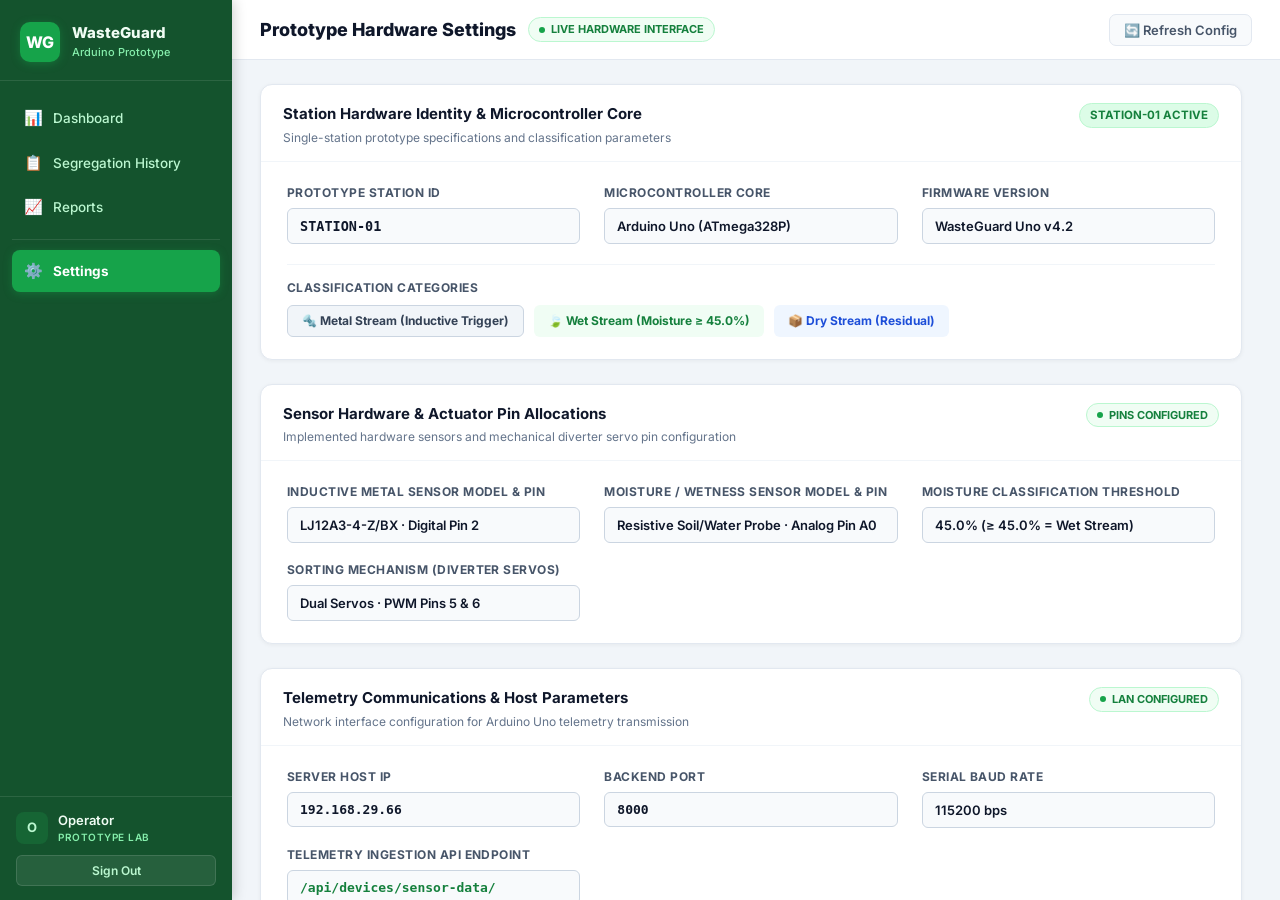
<file: frontend/settings.html>
<!DOCTYPE html>
<html lang="en">
<head>
  <meta charset="UTF-8">
  <meta name="viewport" content="width=device-width, initial-scale=1.0">
  <title>Settings | WasteGuard Prototype</title>
  <meta name="description" content="WasteGuard single-station Arduino Uno prototype settings and hardware telemetry configuration.">
  <link rel="preconnect" href="https://fonts.googleapis.com">
  <link href="https://fonts.googleapis.com/css2?family=Inter:wght@400;500;600;700;800&display=swap" rel="stylesheet">
  <link rel="stylesheet" href="css/global.css?v=5.0">
  <link rel="stylesheet" href="css/wg-main.css?v=5.0">
</head>
<body>
  <div class="app-shell">
    <!-- Sidebar -->
    <aside class="sidebar" id="app-sidebar">
      <div class="sidebar-brand">
        <div class="sidebar-logo">WG</div>
        <div>
          <div class="sidebar-name">WasteGuard</div>
          <div class="sidebar-tagline">Arduino Prototype</div>
        </div>
      </div>
      <nav class="sidebar-nav">
        <a href="dashboard.html" class="nav-item" id="nav-dashboard">
          <span class="nav-icon">📊</span> Dashboard
        </a>
        <a href="history.html" class="nav-item" id="nav-history">
          <span class="nav-icon">📋</span> Segregation History
        </a>
        <a href="analytics.html" class="nav-item" id="nav-analytics">
          <span class="nav-icon">📈</span> Reports
        </a>
        <div class="nav-divider"></div>
        <a href="settings.html" class="nav-item active" id="nav-settings">
          <span class="nav-icon">⚙️</span> Settings
        </a>
      </nav>
      <div class="sidebar-footer">
        <div class="user-pill" id="sidebar-user-pill">
          <div class="user-avatar-sm" id="sidebar-avatar">O</div>
          <div>
            <div class="user-pill-name" id="sidebar-user-name">Operator</div>
            <div class="user-pill-role" id="sidebar-user-role">PROTOTYPE LAB</div>
          </div>
        </div>
        <button class="btn-signout" onclick="AuthManager.logout()">Sign Out</button>
      </div>
    </aside>

    <!-- Main Content Area -->
    <div class="main-area">
      <header class="topbar">
        <div class="topbar-left">
          <h1 class="page-title">Prototype Hardware Settings</h1>
          <span class="live-pill"><span class="live-dot"></span> LIVE HARDWARE INTERFACE</span>
        </div>
        <div class="topbar-right">
          <button class="btn-refresh" onclick="window.location.reload()">🔄 Refresh Config</button>
        </div>
      </header>

      <main class="page-content">
        <!-- Card 1: Station Hardware Identity & Microcontroller Core -->
        <div class="section-card" style="width:100%;">
          <div class="section-header">
            <div>
              <h2 class="section-title">Station Hardware Identity &amp; Microcontroller Core</h2>
              <p class="section-sub">Single-station prototype specifications and classification parameters</p>
            </div>
            <span class="verify-badge verify-correct">STATION-01 ACTIVE</span>
          </div>
          <div style="padding:22px 26px; display:flex; flex-direction:column; gap:20px;">
            <div style="display:grid; grid-template-columns:repeat(auto-fit, minmax(280px, 1fr)); gap:18px 24px;">
              <div>
                <label style="display:block; font-size:12px; font-weight:700; color:#475569; text-transform:uppercase; letter-spacing:0.04em; margin-bottom:6px;">Prototype Station ID</label>
                <input type="text" class="form-control" value="STATION-01" readonly style="width:100%; padding:9px 12px; border:1px solid #cbd5e1; border-radius:6px; background:#f8fafc; font-family:monospace; font-size:13.5px; font-weight:700; color:#0f172a;">
              </div>
              <div>
                <label style="display:block; font-size:12px; font-weight:700; color:#475569; text-transform:uppercase; letter-spacing:0.04em; margin-bottom:6px;">Microcontroller Core</label>
                <input type="text" class="form-control" value="Arduino Uno (ATmega328P)" readonly style="width:100%; padding:9px 12px; border:1px solid #cbd5e1; border-radius:6px; background:#f8fafc; font-size:13px; font-weight:600; color:#0f172a;">
              </div>
              <div>
                <label style="display:block; font-size:12px; font-weight:700; color:#475569; text-transform:uppercase; letter-spacing:0.04em; margin-bottom:6px;">Firmware Version</label>
                <input type="text" class="form-control" value="WasteGuard Uno v4.2" readonly style="width:100%; padding:9px 12px; border:1px solid #cbd5e1; border-radius:6px; background:#f8fafc; font-size:13px; font-weight:600; color:#0f172a;">
              </div>
            </div>
            <div style="border-top:1px solid #f1f5f9; padding-top:14px;">
              <label style="display:block; font-size:12px; font-weight:700; color:#475569; text-transform:uppercase; letter-spacing:0.04em; margin-bottom:8px;">Classification Categories</label>
              <div style="display:flex; gap:10px; flex-wrap:wrap;">
                <span class="cat-badge cat-metal" style="padding:6px 14px; font-size:12px; font-weight:700;">🔩 Metal Stream (Inductive Trigger)</span>
                <span class="cat-badge cat-wet" style="padding:6px 14px; font-size:12px; font-weight:700;">🍃 Wet Stream (Moisture ≥ 45.0%)</span>
                <span class="cat-badge cat-dry" style="padding:6px 14px; font-size:12px; font-weight:700;">📦 Dry Stream (Residual)</span>
              </div>
            </div>
          </div>
        </div>

        <!-- Card 2: Sensor Calibration, Logic Modes & Pin Allocations -->
        <div class="section-card" style="width:100%;">
          <div class="section-header">
            <div>
              <h2 class="section-title">Sensor Hardware &amp; Actuator Pin Allocations</h2>
              <p class="section-sub">Implemented hardware sensors and mechanical diverter servo pin configuration</p>
            </div>
            <span class="live-pill"><span class="live-dot"></span> PINS CONFIGURED</span>
          </div>
          <div style="padding:22px 26px; display:flex; flex-direction:column; gap:20px;">
            <div style="display:grid; grid-template-columns:repeat(auto-fit, minmax(280px, 1fr)); gap:18px 24px;">
              <div>
                <label style="display:block; font-size:12px; font-weight:700; color:#475569; text-transform:uppercase; letter-spacing:0.04em; margin-bottom:6px;">Inductive Metal Sensor Model &amp; Pin</label>
                <input type="text" class="form-control" value="LJ12A3-4-Z/BX · Digital Pin 2" readonly style="width:100%; padding:9px 12px; border:1px solid #cbd5e1; border-radius:6px; background:#f8fafc; font-size:13px; font-weight:600; color:#0f172a;">
              </div>
              <div>
                <label style="display:block; font-size:12px; font-weight:700; color:#475569; text-transform:uppercase; letter-spacing:0.04em; margin-bottom:6px;">Moisture / Wetness Sensor Model &amp; Pin</label>
                <input type="text" class="form-control" value="Resistive Soil/Water Probe · Analog Pin A0" readonly style="width:100%; padding:9px 12px; border:1px solid #cbd5e1; border-radius:6px; background:#f8fafc; font-size:13px; font-weight:600; color:#0f172a;">
              </div>
              <div>
                <label style="display:block; font-size:12px; font-weight:700; color:#475569; text-transform:uppercase; letter-spacing:0.04em; margin-bottom:6px;">Moisture Classification Threshold</label>
                <input type="text" class="form-control" value="45.0% (≥ 45.0% = Wet Stream)" readonly style="width:100%; padding:9px 12px; border:1px solid #cbd5e1; border-radius:6px; background:#f8fafc; font-size:13px; font-weight:600; color:#0f172a;">
              </div>
              <div>
                <label style="display:block; font-size:12px; font-weight:700; color:#475569; text-transform:uppercase; letter-spacing:0.04em; margin-bottom:6px;">Sorting Mechanism (Diverter Servos)</label>
                <input type="text" class="form-control" value="Dual Servos · PWM Pins 5 &amp; 6" readonly style="width:100%; padding:9px 12px; border:1px solid #cbd5e1; border-radius:6px; background:#f8fafc; font-size:13px; font-weight:600; color:#0f172a;">
              </div>
            </div>
          </div>
        </div>

        <!-- Card 3: Local Network, Gateway & Serial Communications -->
        <div class="section-card" style="width:100%;">
          <div class="section-header">
            <div>
              <h2 class="section-title">Telemetry Communications &amp; Host Parameters</h2>
              <p class="section-sub">Network interface configuration for Arduino Uno telemetry transmission</p>
            </div>
            <span class="live-pill"><span class="live-dot"></span> LAN CONFIGURED</span>
          </div>
          <div style="padding:22px 26px; display:flex; flex-direction:column; gap:20px;">
            <div style="display:grid; grid-template-columns:repeat(auto-fit, minmax(280px, 1fr)); gap:18px 24px;">
              <div>
                <label style="display:block; font-size:12px; font-weight:700; color:#475569; text-transform:uppercase; letter-spacing:0.04em; margin-bottom:6px;">Server Host IP</label>
                <input type="text" class="form-control" value="192.168.29.66" readonly style="width:100%; padding:9px 12px; border:1px solid #cbd5e1; border-radius:6px; background:#f8fafc; font-family:monospace; font-size:13px; font-weight:700; color:#0f172a;">
              </div>
              <div>
                <label style="display:block; font-size:12px; font-weight:700; color:#475569; text-transform:uppercase; letter-spacing:0.04em; margin-bottom:6px;">Backend Port</label>
                <input type="text" class="form-control" value="8000" readonly style="width:100%; padding:9px 12px; border:1px solid #cbd5e1; border-radius:6px; background:#f8fafc; font-family:monospace; font-size:13px; font-weight:700; color:#0f172a;">
              </div>
              <div>
                <label style="display:block; font-size:12px; font-weight:700; color:#475569; text-transform:uppercase; letter-spacing:0.04em; margin-bottom:6px;">Serial Baud Rate</label>
                <input type="text" class="form-control" value="115200 bps" readonly style="width:100%; padding:9px 12px; border:1px solid #cbd5e1; border-radius:6px; background:#f8fafc; font-size:13px; font-weight:600; color:#0f172a;">
              </div>
              <div>
                <label style="display:block; font-size:12px; font-weight:700; color:#475569; text-transform:uppercase; letter-spacing:0.04em; margin-bottom:6px;">Telemetry Ingestion API Endpoint</label>
                <input type="text" class="form-control" value="/api/devices/sensor-data/" readonly style="width:100%; padding:9px 12px; border:1px solid #cbd5e1; border-radius:6px; background:#f8fafc; font-family:monospace; font-size:13px; font-weight:600; color:#15803d;">
              </div>
              <div style="grid-column: 1 / -1;">
                <label style="display:block; font-size:12px; font-weight:700; color:#475569; text-transform:uppercase; letter-spacing:0.04em; margin-bottom:6px;">Station Device API Key</label>
                <div style="display:flex; gap:8px;">
                  <input type="text" id="station-api-key-val" class="form-control" value="WG-STATION01-KEY-9842F1A63C2026" readonly style="width:100%; padding:9px 12px; border:1px solid #cbd5e1; border-radius:6px; background:#f8fafc; font-family:monospace; font-size:13px; font-weight:700; color:#0f172a;">
                  <button type="button" class="btn-secondary-sm" onclick="navigator.clipboard.writeText('WG-STATION01-KEY-9842F1A63C2026'); this.textContent='Copied!'; setTimeout(()=>this.textContent='Copy Key', 1500);" style="padding:0 14px; border-radius:6px; cursor:pointer; font-size:12px; font-weight:600; white-space:nowrap;">Copy Key</button>
                </div>
                <span style="font-size:11.5px; color:#64748b; margin-top:4px; display:block;">Use this API Key in your Arduino sketch, ESP32 header, or Python bridge as <code>X-API-Key</code> or <code>api_key</code>.</span>
              </div>
            </div>
          </div>
        </div>

        <!-- Card 4: Hardware Telemetry Ingestion API Specification -->
        <div class="section-card" style="width:100%;">
          <div class="section-header">
            <div>
              <h2 class="section-title">Hardware Telemetry Ingestion API Specification</h2>
              <p class="section-sub">HTTP endpoint contracts and payload schemas for Arduino Uno / ESP32 REST communications</p>
            </div>
            <span class="verify-badge verify-correct">REST CONTRACT V1</span>
          </div>
          <div style="padding:24px 28px; display:flex; flex-direction:column; gap:22px;">
            <div style="display:grid; grid-template-columns:repeat(auto-fit, minmax(320px, 1fr)); gap:20px 28px;">
              <div style="background:#f8fafc; border:1px solid #e2e8f0; border-radius:10px; padding:18px 20px;">
                <strong style="color:#0f172a; font-size:13.5px; display:block; margin-bottom:6px;">1. Telemetry Ingest Endpoint (POST):</strong>
                <code style="display:inline-block; background:#fff; padding:6px 12px; border-radius:6px; font-weight:700; color:#10b981; font-size:13px; border:1px solid #cbd5e1;">POST /api/devices/sensor-data/</code>
                <p style="font-size:12px; color:#475569; margin-top:8px; line-height:1.5;">
                  Receives sensor packet, evaluates segregation rules, updates Station model, increments dashboard KPIs, and logs an AuditLog segregation event.
                </p>
                <span style="font-size:11.5px; color:#64748b; display:block; margin-top:6px;">Required fields: <code>station_id</code>, <code>metal_detected</code>, <code>moisture</code>, <code>device_status</code></span>
              </div>
              <div style="background:#f8fafc; border:1px solid #e2e8f0; border-radius:10px; padding:18px 20px;">
                <strong style="color:#0f172a; font-size:13.5px; display:block; margin-bottom:6px;">2. Hardware Health Check Ping (GET):</strong>
                <code style="display:inline-block; background:#fff; padding:6px 12px; border-radius:6px; font-weight:700; color:#10b981; font-size:13px; border:1px solid #cbd5e1;">GET /api/devices/ping/?station_id=STATION-01</code>
                <p style="font-size:12px; color:#475569; margin-top:8px; line-height:1.5;">
                  Verifies bidirectional network connectivity between Arduino microcontroller and Django server. Returns HTTP 200 with server timestamp.
                </p>
                <span style="font-size:11.5px; color:#64748b; display:block; margin-top:6px;">Returns: <code>{"status": "ok", "station_id": "STATION-01", "online": true}</code></span>
              </div>
            </div>

            <div style="display:grid; grid-template-columns:repeat(auto-fit, minmax(320px, 1fr)); gap:20px 28px;">
              <div>
                <strong style="color:#0f172a; font-size:13px; display:block; margin-bottom:8px;">Sample Arduino JSON Telemetry Packet (Outgoing):</strong>
                <pre style="background:#0f172a; color:#f8fafc; padding:18px 22px; border-radius:10px; font-size:12.5px; line-height:1.6; overflow-x:auto;">{
  "station_id": "STATION-01",
  "metal_detected": true,
  "moisture": 65.0,
  "device_status": "ONLINE"
}</pre>
              </div>
              <div>
                <strong style="color:#0f172a; font-size:13px; display:block; margin-bottom:8px;">Expected Server Response (HTTP 201 Created):</strong>
                <pre style="background:#0f172a; color:#f8fafc; padding:18px 22px; border-radius:10px; font-size:12.5px; line-height:1.6; overflow-x:auto;">{
  "status": "success",
  "station_id": "STATION-01",
  "segregation_decision": "METAL",
  "rule_applied": "Priority 1: Metal detected -> METAL",
  "timestamp": "2026-11-25T16:20:00Z"
}</pre>
              </div>
            </div>
          </div>
        </div>

        <!-- Card 5: Live Hardware Diagnostics & Connectivity Ping -->
        <div class="section-card" style="width:100%; margin-bottom:30px;">
          <div class="section-header">
            <div>
              <h2 class="section-title">Hardware Connectivity Diagnostics &amp; Ping Verification</h2>
              <p class="section-sub">Test live HTTP connectivity to backend, verify station registration, or dispatch a test packet</p>
            </div>
            <span class="live-pill"><span class="live-dot"></span> DIAGNOSTIC TOOLS</span>
          </div>
          <div style="padding:24px 28px; display:flex; flex-direction:column; gap:18px;">
            <div style="display:flex; gap:14px; flex-wrap:wrap; align-items:center;">
              <button type="button" class="btn btn-primary" onclick="testServerPing()" style="background:#16a34a; border-color:#15803d; padding:10px 18px; font-size:13px; font-weight:700; border-radius:8px;">
                ⚡ Ping Server Host (192.168.29.66:8000)
              </button>
              <button type="button" class="btn btn-secondary" onclick="sendSimulatedPacket()" style="padding:10px 18px; font-size:13px; font-weight:600; border-radius:8px;">
                📡 Transmit Simulated Telemetry Packet
              </button>
            </div>
            <div id="diagnostic-console" style="background:#0f172a; color:#10b981; font-family:monospace; font-size:12.5px; line-height:1.6; padding:16px 20px; border-radius:8px; border:1px solid #1e293b; min-height:60px; overflow-x:auto;">
              [SYSTEM] Hardware Diagnostic Console Ready. Click above buttons to verify server connectivity.
            </div>
          </div>
        </div>
      </main>
    </div>
  </div>

  <script src="js/api.js"></script>
  <script src="js/components.js"></script>
  <script src="js/auth.js"></script>
  <script>
    async function testServerPing() {
      const consoleEl = document.getElementById('diagnostic-console');
      consoleEl.innerHTML = '[DIAGNOSTIC] Dispatching HTTP GET /api/devices/ping/?station_id=STATION-01...';
      try {
        const res = await fetch('/api/devices/ping/?station_id=STATION-01');
        const data = await res.json();
        consoleEl.innerHTML = `[SUCCESS ${res.status}] Ping confirmed!\n` + JSON.stringify(data, null, 2);
      } catch (err) {
        consoleEl.innerHTML = `[ERROR] Ping request failed: ${err.message}`;
      }
    }

    async function sendSimulatedPacket() {
      const consoleEl = document.getElementById('diagnostic-console');
      consoleEl.innerHTML = '[DIAGNOSTIC] Dispatching POST /api/devices/sensor-data/ (Sample Metal event)...';
      try {
        const res = await fetch('/api/devices/sensor-data/', {
          method: 'POST',
          headers: { 'Content-Type': 'application/json' },
          body: JSON.stringify({
            station_id: 'STATION-01',
            metal_detected: true,
            moisture: 18.5,
            device_status: 'ONLINE'
          })
        });
        const data = await res.json();
        consoleEl.innerHTML = `[SUCCESS ${res.status}] Ingestion confirmed!\n` + JSON.stringify(data, null, 2);
      } catch (err) {
        consoleEl.innerHTML = `[ERROR] Ingestion failed: ${err.message}`;
      }
    }
  </script>
</body>
</html>
</file>
<file: frontend/css/global.css>
/* HazGuard Clinical Design System - Global CSS */
:root {
  /* Surface & Background Palette */
  --bg-main: #f8fafc;
  --bg-surface: #ffffff;
  --bg-sidebar: #0e1a14;
  --sidebar-border: #1a2f24;
  --bg-header: #ffffff;
  
  /* Text Colors */
  --text-primary: #0f172a;
  --text-secondary: #475569;
  --text-muted: #94a3b8;
  --text-inverse: #ffffff;

  /* Industrial Emerald & System Accents */
  --accent-teal: #059669;
  --accent-teal-hover: #047857;
  --accent-teal-light: #ecfdf5;

  /* Waste Stream Brand Colors */
  --stream-dry: #0284c7;
  --stream-dry-bg: #f0f9ff;
  --stream-dry-border: #bae6fd;

  --stream-wet: #16a34a;
  --stream-wet-bg: #f0fdf4;
  --stream-wet-border: #bbf7d0;

  --stream-metal: #475569;
  --stream-metal-bg: #f8fafc;
  --stream-metal-border: #cbd5e1;
  
  /* Operational Status Colors */
  --status-critical: #dc2626;
  --status-critical-bg: #fee2e2;
  --status-critical-border: #fca5a5;

  --status-high: #ea580c;
  --status-high-bg: #ffedd5;
  --status-high-border: #fdba74;

  --status-medium: #d97706;
  --status-medium-bg: #fef3c7;
  --status-medium-border: #fcd34d;

  --status-low: #16a34a;
  --status-low-bg: #dcfce7;
  --status-low-border: #86efac;

  --status-offline: #64748b;
  --status-offline-bg: #f1f5f9;
  --status-offline-border: #cbd5e1;

  /* Border & Shadows */
  --border-light: #e2e8f0;
  --border-medium: #cbd5e1;
  --shadow-sm: 0 1px 2px 0 rgba(0, 0, 0, 0.05);
  --shadow-md: 0 4px 6px -1px rgba(0, 0, 0, 0.06), 0 2px 4px -1px rgba(0, 0, 0, 0.04);
  --radius-sm: 4px;
  --radius-md: 8px;
  --radius-lg: 12px;
  --radius-full: 9999px;

  /* Typography */
  --font-sans: 'Inter', system-ui, -apple-system, BlinkMacSystemFont, "Segoe UI", Roboto, "Helvetica Neue", Arial, sans-serif;
  --font-mono: ui-monospace, SFMono-Regular, Menlo, Monaco, Consolas, monospace;
}

*, *::before, *::after {
  box-sizing: border-box;
  margin: 0;
  padding: 0;
}

/* Global scrollbar styling */
* {
  scrollbar-width: thin;
  scrollbar-color: #64748b #e2e8f0;
}

::-webkit-scrollbar {
  width: 10px;
  height: 10px;
}

::-webkit-scrollbar-track {
  background: #f1f5f9;
  border-radius: 6px;
}

::-webkit-scrollbar-thumb {
  background: #94a3b8;
  border-radius: 6px;
  border: 2px solid #f1f5f9;
}

::-webkit-scrollbar-thumb:hover {
  background: #64748b;
}

::-webkit-scrollbar-corner {
  background: #f1f5f9;
}

body {
  font-family: var(--font-sans);
  background-color: var(--bg-main);
  color: var(--text-primary);
  line-height: 1.5;
  font-size: 14px;
  -webkit-font-smoothing: antialiased;
}

a {
  color: var(--accent-teal);
  text-decoration: none;
}

a:hover {
  text-decoration: underline;
}

button, input, select, textarea {
  font-family: inherit;
  font-size: inherit;
}

/* Operational Status Badges */
.badge {
  display: inline-flex;
  align-items: center;
  gap: 6px;
  padding: 4px 10px;
  border-radius: var(--radius-sm);
  font-size: 12px;
  font-weight: 600;
  letter-spacing: 0.02em;
  text-transform: uppercase;
  border: 1px solid transparent;
  white-space: nowrap;
}

.badge-critical {
  background-color: var(--status-critical-bg);
  color: var(--status-critical);
  border-color: var(--status-critical-border);
}

.badge-high {
  background-color: var(--status-high-bg);
  color: var(--status-high);
  border-color: var(--status-high-border);
}

.badge-medium {
  background-color: var(--status-medium-bg);
  color: var(--status-medium);
  border-color: var(--status-medium-border);
}

.badge-low {
  background-color: var(--status-low-bg);
  color: var(--status-low);
  border-color: var(--status-low-border);
}

.badge-offline {
  background-color: var(--status-offline-bg);
  color: var(--status-offline);
  border-color: var(--status-offline-border);
}

.badge-dot {
  width: 8px;
  height: 8px;
  border-radius: 50%;
  background-color: currentColor;
}

/* Card Surface Container */
.card {
  background-color: var(--bg-surface);
  border: 1px solid var(--border-light);
  border-radius: var(--radius-md);
  box-shadow: var(--shadow-sm);
  padding: 20px;
}

.card-header {
  display: flex;
  justify-content: space-between;
  align-items: center;
  margin-bottom: 16px;
  padding-bottom: 12px;
  border-bottom: 1px solid var(--border-light);
}

.card-title {
  font-size: 16px;
  font-weight: 600;
  color: var(--text-primary);
  display: flex;
  align-items: center;
  gap: 8px;
}

.card-subtitle {
  font-size: 12px;
  color: var(--text-secondary);
  margin-top: 2px;
}

/* Button System */
.btn {
  display: inline-flex;
  align-items: center;
  justify-content: center;
  gap: 8px;
  padding: 8px 16px;
  border-radius: var(--radius-sm);
  font-size: 13px;
  font-weight: 600;
  cursor: pointer;
  border: 1px solid transparent;
  transition: background-color 0.15s ease, border-color 0.15s ease;
}

.btn-primary {
  background-color: var(--accent-teal);
  color: var(--text-inverse);
}
.btn-primary:hover {
  background-color: var(--accent-teal-hover);
}

.btn-danger {
  background-color: var(--status-critical);
  color: var(--text-inverse);
}
.btn-danger:hover {
  background-color: #b91c1c;
}

.btn-warning {
  background-color: var(--status-high);
  color: var(--text-inverse);
}
.btn-warning:hover {
  background-color: #c2410c;
}

.btn-secondary {
  background-color: #f1f5f9;
  color: var(--text-primary);
  border-color: var(--border-medium);
}
.btn-secondary:hover {
  background-color: #e2e8f0;
}

.btn-sm {
  padding: 4px 10px;
  font-size: 12px;
}

.btn-lg {
  padding: 12px 24px;
  font-size: 15px;
}

/* Form Controls */
.form-group {
  margin-bottom: 16px;
}

.form-label {
  display: block;
  font-size: 13px;
  font-weight: 600;
  color: var(--text-primary);
  margin-bottom: 6px;
}

.form-control {
  width: 100%;
  padding: 8px 12px;
  font-size: 14px;
  border: 1px solid var(--border-medium);
  border-radius: var(--radius-sm);
  background-color: var(--bg-surface);
  color: var(--text-primary);
  transition: border-color 0.15s ease;
}

.form-control:focus {
  outline: none;
  border-color: var(--accent-teal);
  box-shadow: 0 0 0 3px var(--accent-teal-light);
}

/* Utility Helpers */
.text-muted { color: var(--text-muted); }
.text-danger { color: var(--status-critical); }
.text-warning { color: var(--status-high); }
.text-success { color: var(--status-low); }
.font-mono { font-family: var(--font-mono); }
.flex-between { display: flex; justify-content: space-between; align-items: center; }
.gap-8 { gap: 8px; }
.gap-16 { gap: 16px; }
</file>
<file: frontend/css/responsive.css>
/* HazGuard Responsive Media Queries */

@media (max-width: 900px) {
  .app-container {
    flex-direction: column;
  }

  .sidebar {
    width: 100%;
    height: auto;
  }

  .sidebar-nav {
    flex-direction: row;
    overflow-x: auto;
    padding: 8px 16px;
  }

  .nav-section-title {
    display: none;
  }

  .nav-item {
    white-space: nowrap;
    padding: 8px 12px;
  }

  .page-content {
    padding: 16px;
  }

  .kpi-grid {
    grid-template-columns: repeat(2, 1fr);
  }
}

@media (max-width: 600px) {
  .kpi-grid {
    grid-template-columns: 1fr;
  }

  .top-header {
    padding: 0 16px;
  }

  .user-info-text {
    display: none;
  }
}
</file>
<file: frontend/css/wg-main.css>
/* ============================================================
   WasteGuard — Unified Application Stylesheet (wg-main.css)
   Dark-green sidebar, light main area, compact KPI cards
   ============================================================ */

/* --- Reset & Base --- */
*, *::before, *::after { box-sizing: border-box; margin: 0; padding: 0; }

/* Visible, modern scrollbar styling across all browsers */
* {
  scrollbar-width: thin;
  scrollbar-color: #64748b #e2e8f0;
}

::-webkit-scrollbar {
  width: 10px;
  height: 10px;
}

::-webkit-scrollbar-track {
  background: #f1f5f9;
  border-radius: 6px;
}

::-webkit-scrollbar-thumb {
  background: #94a3b8;
  border-radius: 6px;
  border: 2px solid #f1f5f9;
}

::-webkit-scrollbar-thumb:hover {
  background: #64748b;
}

::-webkit-scrollbar-corner {
  background: #f1f5f9;
}

html, body {
  height: 100%;
  font-family: 'Inter', -apple-system, BlinkMacSystemFont, sans-serif;
  font-size: 14px;
  background: #f1f5f9;
  color: #0f172a;
}

/* --- App Shell --- */
.app-shell {
  display: flex;
  height: 100vh;
  width: 100vw;
  max-width: 100vw;
  overflow: hidden;
}

/* ============================================================
   SIDEBAR
   ============================================================ */
.sidebar {
  width: 232px;
  min-width: 232px;
  background: #14532d;         /* deep dark green */
  display: flex;
  flex-direction: column;
  overflow: hidden;
  box-shadow: 2px 0 12px rgba(0,0,0,0.18);
  z-index: 10;
}

.sidebar-brand {
  display: flex;
  align-items: center;
  gap: 12px;
  padding: 22px 20px 18px;
  border-bottom: 1px solid rgba(255,255,255,0.1);
}

.sidebar-logo {
  width: 40px;
  height: 40px;
  background: #16a34a;
  color: #fff;
  font-weight: 800;
  font-size: 16px;
  border-radius: 10px;
  display: flex;
  align-items: center;
  justify-content: center;
  flex-shrink: 0;
  letter-spacing: 0.03em;
  box-shadow: 0 2px 8px rgba(22,163,74,0.4);
}

.sidebar-name {
  color: #f0fdf4;
  font-weight: 800;
  font-size: 15px;
  line-height: 1.2;
}

.sidebar-tagline {
  color: #86efac;
  font-size: 11px;
  font-weight: 500;
  margin-top: 2px;
}

.sidebar-nav {
  flex: 1;
  padding: 16px 12px;
  display: flex;
  flex-direction: column;
  gap: 2px;
  overflow-y: auto;
}

.nav-item {
  display: flex;
  align-items: center;
  gap: 10px;
  padding: 10px 12px;
  border-radius: 8px;
  color: #bbf7d0;
  font-size: 13.5px;
  font-weight: 500;
  text-decoration: none;
  transition: background 0.15s, color 0.15s;
  position: relative;
}

.nav-item:hover {
  background: rgba(255,255,255,0.08);
  color: #fff;
}

.nav-item.active {
  background: #16a34a;
  color: #fff;
  font-weight: 700;
  box-shadow: 0 2px 8px rgba(22,163,74,0.35);
}

.nav-icon {
  font-size: 15px;
  flex-shrink: 0;
}

.nav-badge {
  margin-left: auto;
  background: #ef4444;
  color: #fff;
  font-size: 10px;
  font-weight: 700;
  padding: 2px 6px;
  border-radius: 20px;
  min-width: 18px;
  text-align: center;
}

.nav-divider {
  height: 1px;
  background: rgba(255,255,255,0.1);
  margin: 8px 0;
}

.sidebar-footer {
  padding: 14px 16px;
  border-top: 1px solid rgba(255,255,255,0.1);
  display: flex;
  flex-direction: column;
  gap: 10px;
}

.user-pill {
  display: flex;
  align-items: center;
  gap: 10px;
}

.user-avatar-sm {
  width: 32px;
  height: 32px;
  background: #166534;
  color: #bbf7d0;
  border-radius: 8px;
  display: flex;
  align-items: center;
  justify-content: center;
  font-weight: 700;
  font-size: 13px;
  flex-shrink: 0;
}

.user-pill-name {
  color: #f0fdf4;
  font-size: 13px;
  font-weight: 600;
}

.user-pill-role {
  color: #86efac;
  font-size: 10px;
  font-weight: 600;
  text-transform: uppercase;
  letter-spacing: 0.05em;
}

.btn-signout {
  background: rgba(255,255,255,0.08);
  color: #bbf7d0;
  border: 1px solid rgba(255,255,255,0.12);
  padding: 7px 12px;
  border-radius: 6px;
  font-size: 12px;
  font-weight: 600;
  cursor: pointer;
  transition: background 0.15s;
  width: 100%;
}
.btn-signout:hover { background: rgba(255,255,255,0.15); color: #fff; }

/* ============================================================
   MAIN AREA
   ============================================================ */
.main-area {
  flex: 1 1 0%;
  min-width: 0;
  min-height: 0;
  height: 100vh;
  max-width: calc(100vw - 232px);
  display: flex;
  flex-direction: column;
  overflow: hidden;
  background: #f1f5f9;
}

/* --- Topbar --- */
.topbar {
  display: flex;
  align-items: center;
  justify-content: space-between;
  padding: 0 28px;
  height: 60px;
  background: #fff;
  border-bottom: 1px solid #e2e8f0;
  flex-shrink: 0;
  gap: 16px;
}

.topbar-left {
  display: flex;
  align-items: center;
  gap: 12px;
}

.page-title {
  font-size: 18px;
  font-weight: 800;
  color: #0f172a;
}

.live-pill {
  display: inline-flex;
  align-items: center;
  gap: 6px;
  background: #f0fdf4;
  color: #15803d;
  font-size: 11px;
  font-weight: 700;
  padding: 3px 10px;
  border-radius: 20px;
  border: 1px solid #bbf7d0;
}

.live-dot {
  width: 6px;
  height: 6px;
  background: #16a34a;
  border-radius: 50%;
  animation: pulse 1.8s infinite;
}

@keyframes pulse {
  0%, 100% { opacity: 1; }
  50% { opacity: 0.3; }
}

.topbar-right {
  display: flex;
  align-items: center;
  gap: 12px;
}

.btn-refresh {
  background: #f8fafc;
  border: 1px solid #e2e8f0;
  color: #475569;
  padding: 7px 14px;
  border-radius: 7px;
  font-size: 13px;
  font-weight: 600;
  cursor: pointer;
  transition: background 0.15s;
}
.btn-refresh:hover { background: #e2e8f0; }

.last-updated {
  font-size: 11.5px;
  color: #94a3b8;
}

.filter-select {
  padding: 7px 10px;
  border: 1px solid #e2e8f0;
  border-radius: 7px;
  font-size: 13px;
  color: #374151;
  background: #fff;
  cursor: pointer;
  font-family: inherit;
}

.filter-input {
  padding: 7px 12px;
  border: 1px solid #e2e8f0;
  border-radius: 7px;
  font-size: 13px;
  color: #374151;
  background: #fff;
  width: 240px;
  font-family: inherit;
}

/* --- Page Content --- */
.page-content {
  flex: 1 1 0%;
  min-width: 0;
  min-height: 0;
  height: calc(100vh - 60px);
  overflow-y: scroll !important;
  overflow-x: hidden;
  padding: 24px 28px 48px;
  display: flex;
  flex-direction: column;
  gap: 24px;
  box-sizing: border-box;
  scrollbar-gutter: stable;
  scrollbar-width: thin;
  scrollbar-color: #64748b #e2e8f0;
}

.page-content::-webkit-scrollbar {
  width: 12px !important;
  display: block !important;
}

.page-content::-webkit-scrollbar-track {
  background: #e2e8f0 !important;
  border-left: 1px solid #cbd5e1 !important;
}

.page-content::-webkit-scrollbar-thumb {
  background: #64748b !important;
  border-radius: 6px !important;
  border: 2px solid #e2e8f0 !important;
}

.page-content::-webkit-scrollbar-thumb:hover {
  background: #334155 !important;
}

/* ============================================================
   KPI CARDS
   ============================================================ */
.kpi-row {
  display: grid;
  grid-template-columns: repeat(auto-fit, minmax(190px, 1fr));
  gap: 14px;
}

.kpi-card {
  background: #fff;
  border-radius: 12px;
  padding: 18px 20px;
  display: flex;
  align-items: center;
  gap: 14px;
  border: 1px solid #e2e8f0;
  box-shadow: 0 1px 4px rgba(0,0,0,0.05);
  transition: box-shadow 0.2s, transform 0.2s;
}
.kpi-card:hover {
  box-shadow: 0 4px 16px rgba(0,0,0,0.1);
  transform: translateY(-1px);
}

.kpi-icon {
  font-size: 22px;
  flex-shrink: 0;
}

.kpi-body {}

.kpi-value {
  font-size: 28px;
  font-weight: 800;
  line-height: 1;
  color: #0f172a;
}

.kpi-label {
  font-size: 11.5px;
  font-weight: 600;
  color: #64748b;
  margin-top: 4px;
  text-transform: uppercase;
  letter-spacing: 0.04em;
}

/* Category-specific KPI colors */
.kpi-alert .kpi-value { color: #b45309; }
.kpi-alert { border-left: 3px solid #f59e0b; }

.kpi-dry .kpi-value { color: #0369a1; }
.kpi-dry { border-left: 3px solid #38bdf8; }

.kpi-wet .kpi-value { color: #15803d; }
.kpi-wet { border-left: 3px solid #4ade80; }

.kpi-accuracy .kpi-value { color: #16a34a; }
.kpi-accuracy { border-left: 3px solid #22c55e; }

.kpi-haz .kpi-value { color: #b91c1c; }
.kpi-haz { border-left: 3px solid #f87171; }

/* ============================================================
   SECTION CARDS
   ============================================================ */
.section-card {
  background: #fff;
  border-radius: 12px;
  border: 1px solid #e2e8f0;
  overflow: hidden;
  box-shadow: 0 1px 4px rgba(0,0,0,0.05);
  width: 100%;
  max-width: 100%;
  flex-shrink: 0 !important;
  word-break: break-word;
  overflow-wrap: break-word;
}

.card-scrollable,
.card-body-scroll {
  overflow-y: scroll !important;
  overflow-x: auto !important;
  -webkit-overflow-scrolling: touch;
  scrollbar-width: thin;
  scrollbar-color: #475569 #e2e8f0;
}

.card-scrollable::-webkit-scrollbar,
.card-body-scroll::-webkit-scrollbar {
  width: 9px;
  height: 9px;
  display: block !important;
}

.card-scrollable::-webkit-scrollbar-track,
.card-body-scroll::-webkit-scrollbar-track {
  background: #f1f5f9;
  border-radius: 4px;
}

.card-scrollable::-webkit-scrollbar-thumb,
.card-body-scroll::-webkit-scrollbar-thumb {
  background: #64748b;
  border-radius: 4px;
  border: 1px solid #f1f5f9;
}

.card-scrollable::-webkit-scrollbar-thumb:hover,
.card-body-scroll::-webkit-scrollbar-thumb:hover {
  background: #334155;
}

.section-header {
  display: flex;
  align-items: flex-start;
  justify-content: space-between;
  padding: 18px 22px 14px;
  border-bottom: 1px solid #f1f5f9;
  gap: 16px;
}

.section-title {
  font-size: 15px;
  font-weight: 700;
  color: #0f172a;
}

.section-sub {
  font-size: 12px;
  color: #64748b;
  margin-top: 3px;
}

.btn-link {
  font-size: 12.5px;
  font-weight: 600;
  color: #16a34a;
  text-decoration: none;
  white-space: nowrap;
  padding-top: 2px;
}
.btn-link:hover { text-decoration: underline; }

/* ============================================================
   EVENTS TABLE
   ============================================================ */
.events-table-wrap {
  width: 100%;
  max-width: 100%;
  overflow-x: auto;
  overflow-y: auto;
  max-height: 480px;
  -webkit-overflow-scrolling: touch;
}

.events-table {
  width: 100%;
  border-collapse: collapse;
  font-size: 13px;
}

.events-table thead th {
  position: sticky;
  top: 0;
  z-index: 2;
  text-align: left;
  font-size: 11px;
  font-weight: 700;
  text-transform: uppercase;
  letter-spacing: 0.06em;
  color: #64748b;
  background: #f8fafc;
  padding: 10px 16px;
  border-bottom: 1px solid #e2e8f0;
  white-space: nowrap;
}

.events-table td {
  padding: 11px 16px;
  border-bottom: 1px solid #f1f5f9;
  vertical-align: middle;
  color: #334155;
}

.events-table tr:last-child td { border-bottom: none; }
.events-table tr:hover td { background: #f8fafc; }

.table-loading {
  padding: 32px 16px;
  text-align: center;
  color: #94a3b8;
  font-size: 13px;
}

/* Category badges */
.cat-badge {
  display: inline-flex;
  align-items: center;
  gap: 5px;
  font-size: 11.5px;
  font-weight: 700;
  padding: 3px 9px;
  border-radius: 6px;
  white-space: nowrap;
}
.cat-dry  { background: #eff6ff; color: #1d4ed8; }
.cat-wet  { background: #f0fdf4; color: #15803d; }
.cat-haz  { background: #fef2f2; color: #b91c1c; }
.cat-other { background: #f8fafc; color: #475569; }

/* Status badges */
.status-badge {
  display: inline-block;
  font-size: 10.5px;
  font-weight: 700;
  padding: 2px 8px;
  border-radius: 5px;
  text-transform: uppercase;
  letter-spacing: 0.04em;
}
.status-online  { background: #f0fdf4; color: #15803d; }
.status-offline { background: #f1f5f9; color: #64748b; }
.status-review  { background: #fffbeb; color: #b45309; }

/* Live Verification Controls */
.verify-btn-group {
  display: inline-flex;
  gap: 6px;
  align-items: center;
}
.btn-verify {
  border: 1px solid #cbd5e1;
  background: #f8fafc;
  color: #334155;
  border-radius: 6px;
  padding: 3px 8px;
  font-size: 11.5px;
  font-weight: 600;
  cursor: pointer;
  transition: all 0.15s ease;
  white-space: nowrap;
}
.btn-verify:hover {
  transform: translateY(-1px);
}
.btn-verify-ok:hover {
  background: #dcfce7;
  color: #166534;
  border-color: #86efac;
}
.btn-verify-fail:hover {
  background: #fee2e2;
  color: #991b1b;
  border-color: #fca5a5;
}
.verify-badge {
  display: inline-flex;
  align-items: center;
  gap: 4px;
  font-size: 11.5px;
  font-weight: 700;
  padding: 3px 10px;
  border-radius: 20px;
  white-space: nowrap;
}
.verify-correct {
  background: #dcfce7;
  color: #15803d;
  border: 1px solid #bbf7d0;
}
.verify-mismatch {
  background: #fee2e2;
  color: #b91c1c;
  border: 1px solid #fecaca;
}

/* ============================================================
   REVIEW QUEUE
   ============================================================ */
.review-item {
  padding: 18px 22px;
  border-bottom: 1px solid #f1f5f9;
  display: flex;
  align-items: flex-start;
  justify-content: space-between;
  gap: 16px;
  transition: background 0.12s;
}
.review-item:last-child { border-bottom: none; }
.review-item:hover { background: #fafafa; }

.review-main { flex: 1; }

.review-station-id {
  font-weight: 700;
  font-size: 13.5px;
  color: #0f172a;
}

.review-location {
  font-size: 12px;
  color: #64748b;
  margin-top: 2px;
}

.review-reason {
  font-size: 12.5px;
  color: #374151;
  margin-top: 8px;
  padding: 8px 12px;
  background: #fffbeb;
  border-left: 3px solid #f59e0b;
  border-radius: 0 6px 6px 0;
}

.review-meta {
  display: flex;
  align-items: center;
  gap: 8px;
  margin-top: 10px;
  flex-wrap: wrap;
}

.review-actions {
  display: flex;
  gap: 8px;
  align-items: center;
  flex-shrink: 0;
}

/* Priority badges */
.priority-badge {
  font-size: 10.5px;
  font-weight: 700;
  padding: 2px 8px;
  border-radius: 5px;
  text-transform: uppercase;
}
.priority-critical { background: #fee2e2; color: #b91c1c; }
.priority-high     { background: #fef3c7; color: #92400e; }
.priority-medium   { background: #eff6ff; color: #1e40af; }
.priority-low      { background: #f1f5f9; color: #475569; }

/* ============================================================
   EMPTY / SUMMARY STATES
   ============================================================ */
.empty-state {
  padding: 32px 22px;
  display: flex;
  align-items: center;
  gap: 12px;
  color: #64748b;
  font-size: 13.5px;
}

.empty-icon { font-size: 20px; }

/* Pending reviews summary strip in dashboard */
.review-strip-item {
  display: flex;
  align-items: center;
  gap: 12px;
  padding: 12px 22px;
  border-bottom: 1px solid #f1f5f9;
  font-size: 13px;
}
.review-strip-item:last-child { border-bottom: none; }

/* ============================================================
   SCOPE NOTICE
   ============================================================ */
.scope-notice {
  display: flex;
  align-items: flex-start;
  gap: 12px;
  background: #eff6ff;
  border: 1px solid #bfdbfe;
  border-radius: 10px;
  padding: 14px 18px;
  font-size: 13px;
  color: #1e40af;
  line-height: 1.6;
}
.scope-icon { font-size: 16px; flex-shrink: 0; margin-top: 1px; }

/* ============================================================
   BUTTONS
   ============================================================ */
.btn-primary-sm {
  background: #16a34a;
  color: #fff;
  border: none;
  padding: 8px 16px;
  border-radius: 7px;
  font-size: 13px;
  font-weight: 600;
  cursor: pointer;
  transition: background 0.15s;
  font-family: inherit;
}
.btn-primary-sm:hover { background: #15803d; }

.btn-secondary-sm {
  background: #f8fafc;
  color: #374151;
  border: 1px solid #e2e8f0;
  padding: 8px 14px;
  border-radius: 7px;
  font-size: 13px;
  font-weight: 600;
  cursor: pointer;
  transition: background 0.15s;
  font-family: inherit;
}
.btn-secondary-sm:hover { background: #f1f5f9; }

.btn-primary-sm:disabled,
.btn-secondary-sm:disabled {
  opacity: 0.5;
  cursor: not-allowed;
}

/* ============================================================
   MODAL
   ============================================================ */
.modal-backdrop {
  position: fixed;
  inset: 0;
  background: rgba(15,23,42,0.6);
  backdrop-filter: blur(3px);
  z-index: 9999;
  display: none;
  align-items: center;
  justify-content: center;
  padding: 24px;
}

.modal-backdrop.active,
.modal-backdrop[style*="display: flex"] {
  display: flex !important;
}

.modal-card {
  background: #fff;
  border-radius: 14px;
  width: 100%;
  max-width: 460px;
  box-shadow: 0 24px 48px rgba(0,0,0,0.2);
  animation: modal-in 0.18s ease-out;
}

@keyframes modal-in {
  from { opacity: 0; transform: scale(0.95) translateY(8px); }
  to   { opacity: 1; transform: scale(1) translateY(0); }
}

.modal-header {
  display: flex;
  align-items: center;
  justify-content: space-between;
  padding: 18px 22px 14px;
  border-bottom: 1px solid #f1f5f9;
}

.modal-header h3 {
  font-size: 15px;
  font-weight: 700;
  color: #0f172a;
}

.modal-close {
  background: none;
  border: none;
  font-size: 16px;
  color: #94a3b8;
  cursor: pointer;
  padding: 4px 8px;
  border-radius: 6px;
}
.modal-close:hover { background: #f1f5f9; color: #0f172a; }

.modal-body { padding: 18px 22px; }

.modal-footer {
  display: flex;
  gap: 10px;
  justify-content: flex-end;
  padding: 14px 22px 18px;
  border-top: 1px solid #f1f5f9;
}

.form-label {
  display: block;
  font-size: 12px;
  font-weight: 700;
  color: #374151;
  text-transform: uppercase;
  letter-spacing: 0.05em;
  margin-bottom: 10px;
}

.category-choice-group {
  display: flex;
  flex-direction: column;
  gap: 8px;
}

.cat-choice {
  display: flex;
  align-items: center;
  gap: 10px;
  cursor: pointer;
}

.cat-choice input[type="radio"] { flex-shrink: 0; }

.cat-pill {
  font-size: 13px;
  font-weight: 600;
  padding: 6px 14px;
  border-radius: 8px;
  border: 1px solid transparent;
  cursor: pointer;
  transition: transform 0.1s;
}
.cat-choice input:checked + .cat-pill { box-shadow: 0 0 0 2px #16a34a; }

.cat-pill-neutral { background: #f8fafc; color: #374151; border-color: #e2e8f0; }
.cat-pill-dry     { background: #eff6ff; color: #1d4ed8; border-color: #bfdbfe; }
.cat-pill-wet     { background: #f0fdf4; color: #15803d; border-color: #bbf7d0; }
.cat-pill-haz     { background: #fef2f2; color: #b91c1c; border-color: #fecaca; }

/* ============================================================
   PAGINATION
   ============================================================ */
.pagination-row {
  display: flex;
  align-items: center;
  justify-content: center;
  gap: 16px;
  padding: 16px 22px;
  border-top: 1px solid #f1f5f9;
  font-size: 13px;
  color: #64748b;
}

/* ============================================================
   RESPONSIVE
   ============================================================ */
@media (max-width: 900px) {
  .kpi-row { grid-template-columns: repeat(3, 1fr); }
  .sidebar { width: 200px; min-width: 200px; }
}

.cat-metal { background: #f1f5f9; color: #334155; border: 1px solid #cbd5e1; }
.kpi-metal { border-left-color: #64748b; }
.kpi-total { border-left-color: #10b981; }

.station-hud-banner {
  background: #ffffff;
  border: 1px solid #e2e8f0;
  border-radius: 10px;
  padding: 16px 20px;
  margin-bottom: 20px;
  display: flex;
  align-items: center;
  justify-content: space-between;
  flex-wrap: wrap;
  gap: 12px;
  box-shadow: 0 1px 3px rgba(0,0,0,0.04);
}
.station-hud-left {
  display: flex;
  align-items: center;
  gap: 14px;
}
.station-avatar {
  width: 44px;
  height: 44px;
  background: #14532d;
  color: #ffffff;
  border-radius: 8px;
  display: flex;
  align-items: center;
  justify-content: center;
  font-weight: 800;
  font-size: 16px;
}
.station-hud-title {
  font-size: 15px;
  font-weight: 700;
  color: #0f172a;
}
.station-hud-sub {
  font-size: 12px;
  color: #64748b;
  margin-top: 2px;
}
.sensor-hud-grid {
  display: grid;
  grid-template-columns: repeat(auto-fit, minmax(280px, 1fr));
  gap: 16px;
  margin-bottom: 24px;
}
.sensor-hud-card {
  background: #ffffff;
  border: 1px solid #e2e8f0;
  border-radius: 10px;
  padding: 16px 20px;
  display: flex;
  align-items: center;
  justify-content: space-between;
  box-shadow: 0 1px 3px rgba(0,0,0,0.04);
}
.sensor-hud-info h4 {
  font-size: 11.5px;
  text-transform: uppercase;
  color: #64748b;
  letter-spacing: 0.05em;
  margin-bottom: 4px;
}
.sensor-hud-value {
  font-size: 18px;
  font-weight: 700;
  color: #0f172a;
}
.sensor-hud-state {
  display: inline-flex;
  align-items: center;
  gap: 6px;
  font-size: 12px;
  font-weight: 600;
  padding: 4px 10px;
  border-radius: 20px;
}
.dist-bar-wrap {
  margin-top: 14px;
  height: 12px;
  background: #e2e8f0;
  border-radius: 6px;
  overflow: hidden;
  display: flex;
}
.dist-bar-seg {
  height: 100%;
  transition: width 0.3s ease;
}
.dist-legend {
  display: flex;
  gap: 18px;
  margin-top: 12px;
  font-size: 12px;
}
.dist-legend-item {
  display: flex;
  align-items: center;
  gap: 6px;
  color: #475569;
}
.dist-dot {
  width: 9px;
  height: 9px;
  border-radius: 50%;
}
.modal-backdrop {
  position: fixed;
  inset: 0;
  background: rgba(15, 23, 42, 0.45);
  display: none;
  align-items: center;
  justify-content: center;
  z-index: 999;
}
.modal-card {
  background: #ffffff;
  border-radius: 12px;
  max-width: 520px;
  width: 90%;
  box-shadow: 0 10px 25px rgba(0,0,0,0.18);
  overflow: hidden;
}
.modal-head {
  padding: 16px 20px;
  border-bottom: 1px solid #e2e8f0;
  display: flex;
  align-items: center;
  justify-content: space-between;
}
.modal-body {
  padding: 20px;
  max-height: 70vh;
  overflow-y: auto;
}
.modal-foot {
  padding: 12px 20px;
  border-top: 1px solid #e2e8f0;
  display: flex;
  justify-content: flex-end;
}

@media (max-width: 640px) {
  .kpi-row { grid-template-columns: repeat(2, 1fr); }
  .sidebar { display: none; }
  .page-content { padding: 16px; }
}
</file>
<file: frontend/css/components.css>
/* HazGuard Modular Components CSS */

/* Action Queue Cards */
.action-queue-list {
  display: flex;
  flex-direction: column;
  gap: 12px;
}

.action-card {
  border: 1px solid var(--border-light);
  border-left: 4px solid var(--accent-teal);
  border-radius: var(--radius-sm);
  background-color: var(--bg-surface);
  padding: 14px 16px;
  display: flex;
  flex-direction: column;
  gap: 8px;
}

.action-card.priority-CRITICAL {
  border-left-color: var(--status-critical);
  background-color: #fff5f5;
}

.action-card.priority-HIGH {
  border-left-color: var(--status-high);
  background-color: #fffaf0;
}

.action-card.priority-MEDIUM {
  border-left-color: var(--status-medium);
}

.action-card-header {
  display: flex;
  justify-content: space-between;
  align-items: center;
}

.action-bin-id {
  font-weight: 700;
  font-size: 14px;
  color: var(--text-primary);
}

.action-ward {
  font-size: 12px;
  color: var(--text-secondary);
}

.action-recommendation {
  font-weight: 800;
  font-size: 14px;
  color: var(--text-primary);
  display: flex;
  align-items: center;
  gap: 6px;
}

.action-reason {
  font-size: 12px;
  color: var(--text-secondary);
  line-height: 1.4;
}

.action-footer {
  display: flex;
  gap: 8px;
  margin-top: 4px;
}

/* Fact vs Inference vs Decision Component */
.tier-box {
  border-radius: var(--radius-sm);
  padding: 12px 14px;
  margin-bottom: 12px;
}

.tier-fact {
  background-color: #f1f5f9;
  border-left: 3px solid #64748b;
}

.tier-inference {
  background-color: #e0f2fe;
  border-left: 3px solid #0284c7;
}

.tier-decision {
  background-color: #fef3c7;
  border-left: 3px solid #d97706;
}

.tier-label {
  font-size: 10px;
  font-weight: 800;
  text-transform: uppercase;
  letter-spacing: 0.08em;
  color: var(--text-secondary);
  margin-bottom: 4px;
}

/* Sensor Telemetry Meter Cards */
.sensor-metric-grid {
  display: grid;
  grid-template-columns: repeat(auto-fit, minmax(130px, 1fr));
  gap: 12px;
}

.sensor-metric-box {
  background-color: #f8fafc;
  border: 1px solid var(--border-light);
  border-radius: var(--radius-sm);
  padding: 12px;
  text-align: center;
}

.sensor-metric-val {
  font-size: 18px;
  font-weight: 700;
  color: var(--text-primary);
  margin-top: 4px;
}

.sensor-metric-lbl {
  font-size: 11px;
  color: var(--text-secondary);
  text-transform: uppercase;
}

/* Modal Overlay & Dialog */
.modal-overlay {
  position: fixed;
  top: 0;
  left: 0;
  right: 0;
  bottom: 0;
  background-color: rgba(15, 23, 42, 0.5);
  backdrop-filter: blur(2px);
  display: flex;
  align-items: center;
  justify-content: center;
  z-index: 1000;
  opacity: 0;
  pointer-events: none;
  transition: opacity 0.2s ease;
}

.modal-overlay.active {
  opacity: 1;
  pointer-events: auto;
}

.modal-dialog {
  background-color: var(--bg-surface);
  border-radius: var(--radius-md);
  box-shadow: var(--shadow-md);
  width: 90%;
  max-width: 500px;
  padding: 24px;
  border: 1px solid var(--border-light);
}

.modal-header {
  display: flex;
  justify-content: space-between;
  align-items: center;
  margin-bottom: 16px;
}

.modal-title {
  font-size: 18px;
  font-weight: 700;
  color: var(--text-primary);
}

.modal-close {
  background: none;
  border: none;
  font-size: 20px;
  color: var(--text-muted);
  cursor: pointer;
}

.modal-footer {
  display: flex;
  justify-content: flex-end;
  gap: 10px;
  margin-top: 20px;
  padding-top: 16px;
  border-top: 1px solid var(--border-light);
}

/* Toast Container */
.toast-container {
  position: fixed;
  bottom: 24px;
  right: 24px;
  display: flex;
  flex-direction: column;
  gap: 8px;
  z-index: 2000;
}

.toast {
  background-color: var(--bg-sidebar);
  color: var(--text-inverse);
  padding: 12px 18px;
  border-radius: var(--radius-sm);
  font-size: 13px;
  box-shadow: var(--shadow-md);
  display: flex;
  align-items: center;
  gap: 10px;
}

.toast-success { border-left: 4px solid var(--status-low); }
.toast-error { border-left: 4px solid var(--status-critical); }
.toast-warning { border-left: 4px solid var(--status-high); }

/* WasteGuard Station Card Component */
.station-grid {
  display: grid;
  grid-template-columns: repeat(auto-fill, minmax(280px, 1fr));
  gap: 16px;
  margin-bottom: 20px;
}

.station-card {
  background: var(--bg-surface);
  border: 1px solid var(--border-light);
  border-radius: var(--radius-md);
  padding: 16px;
  box-shadow: var(--shadow-sm);
  display: flex;
  flex-direction: column;
  gap: 12px;
  transition: transform 0.15s ease, box-shadow 0.15s ease;
}

.station-card:hover {
  transform: translateY(-2px);
  box-shadow: var(--shadow-md);
}

.station-card-header {
  display: flex;
  justify-content: space-between;
  align-items: flex-start;
}

.station-title {
  font-size: 15px;
  font-weight: 700;
  color: var(--text-primary);
  margin-bottom: 2px;
}

.station-location {
  font-size: 12px;
  color: var(--text-secondary);
  display: flex;
  align-items: center;
  gap: 4px;
}

.bin-status-container {
  background: #f8fafc;
  border: 1px solid #e2e8f0;
  border-radius: var(--radius-sm);
  padding: 10px 12px;
  display: flex;
  flex-direction: column;
  gap: 6px;
}

.bin-status-title {
  font-size: 11px;
  font-weight: 700;
  text-transform: uppercase;
  letter-spacing: 0.05em;
  color: var(--text-secondary);
  margin-bottom: 2px;
}

.bin-fill-row {
  display: flex;
  align-items: center;
  justify-content: space-between;
  font-size: 13px;
  font-weight: 600;
}

.bin-fill-bar-bg {
  flex: 1;
  height: 6px;
  background: #e2e8f0;
  border-radius: 3px;
  margin: 0 10px;
  overflow: hidden;
}

.bin-fill-bar-fill {
  height: 100%;
  border-radius: 3px;
}

.station-meta-row {
  display: flex;
  justify-content: space-between;
  font-size: 11px;
  color: var(--text-secondary);
  padding-top: 4px;
  border-top: 1px dashed var(--border-light);
}

/* Manual Review Alert Card */
.manual-review-alert-card {
  background: #fffbe6;
  border: 1px solid #ffe58f;
  border-left: 4px solid #faad14;
  border-radius: var(--radius-md);
  padding: 16px;
  margin-bottom: 20px;
}

.manual-review-header {
  display: flex;
  align-items: center;
  gap: 8px;
  font-size: 15px;
  font-weight: 700;
  color: #d48806;
  margin-bottom: 12px;
}

.manual-review-list {
  display: flex;
  flex-direction: column;
  gap: 10px;
}

.manual-review-item {
  background: #ffffff;
  border: 1px solid #ffe58f;
  border-radius: var(--radius-sm);
  padding: 10px 14px;
  display: flex;
  justify-content: space-between;
  align-items: center;
}
</file>
